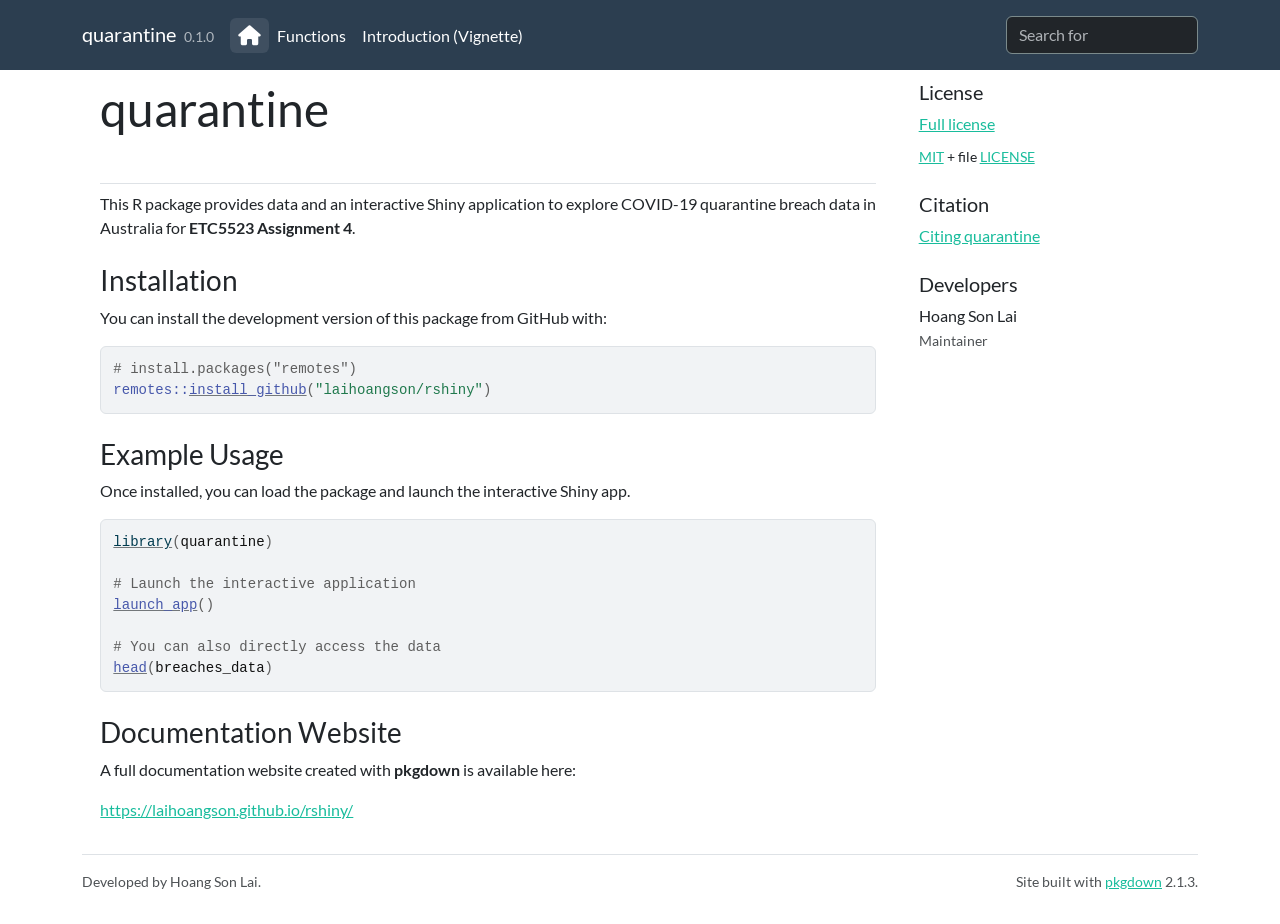
<file: docs/index.html>
<!DOCTYPE html>
<!-- Generated by pkgdown: do not edit by hand --><html lang="en">
<head>
<meta http-equiv="Content-Type" content="text/html; charset=UTF-8">
<meta charset="utf-8">
<meta http-equiv="X-UA-Compatible" content="IE=edge">
<meta name="viewport" content="width=device-width, initial-scale=1, shrink-to-fit=no">
<title>An Interactive Analysis of Australian COVID-19 Quarantine Breaches • quarantine</title>
<script src="deps/jquery-3.6.0/jquery-3.6.0.min.js"></script><meta name="viewport" content="width=device-width, initial-scale=1, shrink-to-fit=no">
<link href="deps/bootstrap-5.3.1/bootstrap.min.css" rel="stylesheet">
<script src="deps/bootstrap-5.3.1/bootstrap.bundle.min.js"></script><link href="deps/font-awesome-6.5.2/css/all.min.css" rel="stylesheet">
<link href="deps/font-awesome-6.5.2/css/v4-shims.min.css" rel="stylesheet">
<script src="deps/headroom-0.11.0/headroom.min.js"></script><script src="deps/headroom-0.11.0/jQuery.headroom.min.js"></script><script src="deps/bootstrap-toc-1.0.1/bootstrap-toc.min.js"></script><script src="deps/clipboard.js-2.0.11/clipboard.min.js"></script><script src="deps/search-1.0.0/autocomplete.jquery.min.js"></script><script src="deps/search-1.0.0/fuse.min.js"></script><script src="deps/search-1.0.0/mark.min.js"></script><!-- pkgdown --><script src="pkgdown.js"></script><meta property="og:title" content="An Interactive Analysis of Australian COVID-19 Quarantine Breaches">
<meta name="description" content="An R package for analyzing and visualizing COVID-19 quarantine breach data in Australia. Includes interactive Shiny app for data exploration.">
<meta property="og:description" content="An R package for analyzing and visualizing COVID-19 quarantine breach data in Australia. Includes interactive Shiny app for data exploration.">
</head>
<body>
    <a href="#main" class="visually-hidden-focusable">Skip to contents</a>


    <nav class="navbar navbar-expand-lg fixed-top bg-primary" data-bs-theme="dark" aria-label="Site navigation"><div class="container">

    <a class="navbar-brand me-2" href="index.html">quarantine</a>

    <small class="nav-text text-muted me-auto" data-bs-toggle="tooltip" data-bs-placement="bottom" title="">0.1.0</small>


    <button class="navbar-toggler" type="button" data-bs-toggle="collapse" data-bs-target="#navbar" aria-controls="navbar" aria-expanded="false" aria-label="Toggle navigation">
      <span class="navbar-toggler-icon"></span>
    </button>

    <div id="navbar" class="collapse navbar-collapse ms-3">
      <ul class="navbar-nav me-auto">
<li class="active nav-item"><a class="nav-link" href="index.html"><span class="fa fa-home fa-lg"></span></a></li>
<li class="nav-item"><a class="nav-link" href="reference/index.html">Functions</a></li>
<li class="nav-item"><a class="nav-link" href="articles/introduction.html">Introduction (Vignette)</a></li>
      </ul>
<ul class="navbar-nav">
<li class="nav-item"><form class="form-inline" role="search">
 <input class="form-control" type="search" name="search-input" id="search-input" autocomplete="off" aria-label="Search site" placeholder="Search for" data-search-index="search.json">
</form></li>
      </ul>
</div>


  </div>
</nav><div class="container template-home">
<div class="row">
  <main id="main" class="col-md-9"><div class="section level1">
<div class="page-header"><h1 id="quarantine">quarantine<a class="anchor" aria-label="anchor" href="#quarantine"></a>
</h1></div>
<p>This R package provides data and an interactive Shiny application to explore COVID-19 quarantine breach data in Australia for <strong>ETC5523 Assignment 4</strong>.</p>
<div class="section level2">
<h2 id="installation">Installation<a class="anchor" aria-label="anchor" href="#installation"></a>
</h2>
<p>You can install the development version of this package from GitHub with:</p>
<div class="sourceCode" id="cb1"><pre class="downlit sourceCode r">
<code class="sourceCode R"><span><span class="co"># install.packages("remotes")</span></span>
<span><span class="fu">remotes</span><span class="fu">::</span><span class="fu"><a href="https://remotes.r-lib.org/reference/install_github.html" class="external-link">install_github</a></span><span class="op">(</span><span class="st">"laihoangson/rshiny"</span><span class="op">)</span></span></code></pre></div>
</div>
<div class="section level2">
<h2 id="example-usage">Example Usage<a class="anchor" aria-label="anchor" href="#example-usage"></a>
</h2>
<p>Once installed, you can load the package and launch the interactive Shiny app.</p>
<div class="sourceCode" id="cb2"><pre class="downlit sourceCode r">
<code class="sourceCode R"><span><span class="kw"><a href="https://rdrr.io/r/base/library.html" class="external-link">library</a></span><span class="op">(</span><span class="va">quarantine</span><span class="op">)</span>  </span>
<span></span>
<span><span class="co"># Launch the interactive application</span></span>
<span><span class="fu"><a href="reference/launch_app.html">launch_app</a></span><span class="op">(</span><span class="op">)</span></span>
<span></span>
<span><span class="co"># You can also directly access the data</span></span>
<span><span class="fu"><a href="https://rdrr.io/r/utils/head.html" class="external-link">head</a></span><span class="op">(</span><span class="va">breaches_data</span><span class="op">)</span></span></code></pre></div>
</div>
<div class="section level2">
<h2 id="documentation-website">Documentation Website<a class="anchor" aria-label="anchor" href="#documentation-website"></a>
</h2>
<p>A full documentation website created with <strong>pkgdown</strong> is available here:</p>
<p><a href="https://laihoangson.github.io/rshiny/" class="uri">https://laihoangson.github.io/rshiny/</a></p>
</div>
</div>
  </main><aside class="col-md-3"><div class="license">
<h2 data-toc-skip>License</h2>
<ul class="list-unstyled">
<li><a href="LICENSE.html">Full license</a></li>
<li><small><a href="https://opensource.org/licenses/mit-license.php" class="external-link">MIT</a> + file <a href="LICENSE-text.html">LICENSE</a></small></li>
</ul>
</div>


<div class="citation">
<h2 data-toc-skip>Citation</h2>
<ul class="list-unstyled">
<li><a href="authors.html#citation">Citing quarantine</a></li>
</ul>
</div>

<div class="developers">
<h2 data-toc-skip>Developers</h2>
<ul class="list-unstyled">
<li>Hoang Son Lai <br><small class="roles"> Maintainer </small>   </li>
</ul>
</div>



  </aside>
</div>


    <footer><div class="pkgdown-footer-left">
  <p>Developed by Hoang Son Lai.</p>
</div>

<div class="pkgdown-footer-right">
  <p>Site built with <a href="https://pkgdown.r-lib.org/" class="external-link">pkgdown</a> 2.1.3.</p>
</div>

    </footer>
</div>





  </body>
</html>
</file>
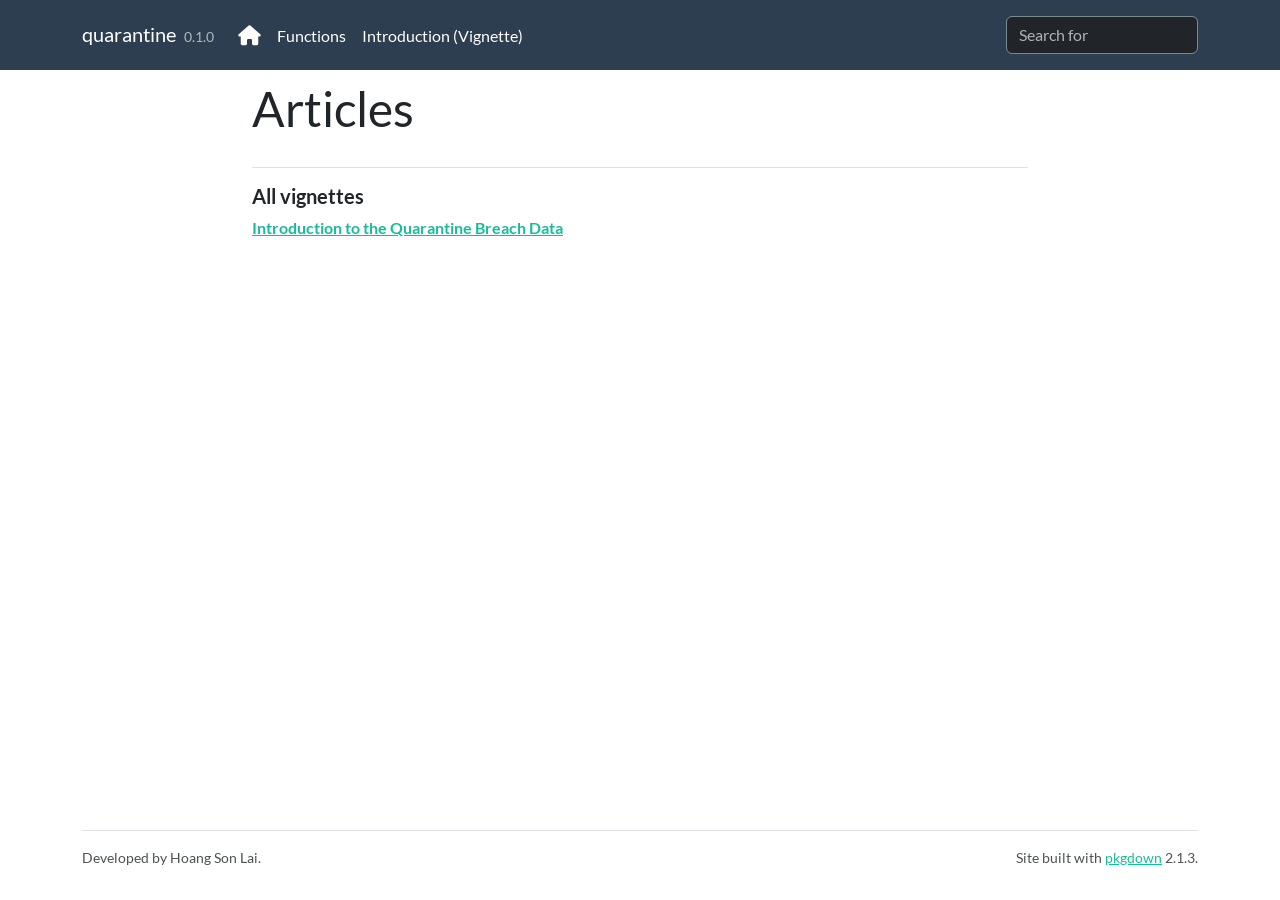
<file: docs/articles/index.html>
<!DOCTYPE html>
<!-- Generated by pkgdown: do not edit by hand --><html lang="en"><head><meta http-equiv="Content-Type" content="text/html; charset=UTF-8"><meta charset="utf-8"><meta http-equiv="X-UA-Compatible" content="IE=edge"><meta name="viewport" content="width=device-width, initial-scale=1, shrink-to-fit=no"><title>Articles • quarantine</title><script src="../deps/jquery-3.6.0/jquery-3.6.0.min.js"></script><meta name="viewport" content="width=device-width, initial-scale=1, shrink-to-fit=no"><link href="../deps/bootstrap-5.3.1/bootstrap.min.css" rel="stylesheet"><script src="../deps/bootstrap-5.3.1/bootstrap.bundle.min.js"></script><link href="../deps/font-awesome-6.5.2/css/all.min.css" rel="stylesheet"><link href="../deps/font-awesome-6.5.2/css/v4-shims.min.css" rel="stylesheet"><script src="../deps/headroom-0.11.0/headroom.min.js"></script><script src="../deps/headroom-0.11.0/jQuery.headroom.min.js"></script><script src="../deps/bootstrap-toc-1.0.1/bootstrap-toc.min.js"></script><script src="../deps/clipboard.js-2.0.11/clipboard.min.js"></script><script src="../deps/search-1.0.0/autocomplete.jquery.min.js"></script><script src="../deps/search-1.0.0/fuse.min.js"></script><script src="../deps/search-1.0.0/mark.min.js"></script><!-- pkgdown --><script src="../pkgdown.js"></script><meta property="og:title" content="Articles"></head><body>
    <a href="#main" class="visually-hidden-focusable">Skip to contents</a>


    <nav class="navbar navbar-expand-lg fixed-top bg-primary" data-bs-theme="dark" aria-label="Site navigation"><div class="container">

    <a class="navbar-brand me-2" href="../index.html">quarantine</a>

    <small class="nav-text text-muted me-auto" data-bs-toggle="tooltip" data-bs-placement="bottom" title="">0.1.0</small>


    <button class="navbar-toggler" type="button" data-bs-toggle="collapse" data-bs-target="#navbar" aria-controls="navbar" aria-expanded="false" aria-label="Toggle navigation">
      <span class="navbar-toggler-icon"></span>
    </button>

    <div id="navbar" class="collapse navbar-collapse ms-3">
      <ul class="navbar-nav me-auto"><li class="nav-item"><a class="nav-link" href="../index.html"><span class="fa fa-home fa-lg"></span></a></li>
<li class="nav-item"><a class="nav-link" href="../reference/index.html">Functions</a></li>
<li class="nav-item"><a class="nav-link" href="../articles/introduction.html">Introduction (Vignette)</a></li>
      </ul><ul class="navbar-nav"><li class="nav-item"><form class="form-inline" role="search">
 <input class="form-control" type="search" name="search-input" id="search-input" autocomplete="off" aria-label="Search site" placeholder="Search for" data-search-index="../search.json"></form></li>
      </ul></div>


  </div>
</nav><div class="container template-article-index">
<div class="row">
  <main id="main" class="col-md-9"><div class="page-header">

      <h1>Articles</h1>
    </div>

    <div class="section ">
      <h3>All vignettes</h3>
      <div class="section-desc"></div>

      <dl><dt><a href="introduction.html">Introduction to the Quarantine Breach Data</a></dt>
        <dd>
      </dd></dl></div>
  </main></div>


    <footer><div class="pkgdown-footer-left">
  <p>Developed by Hoang Son Lai.</p>
</div>

<div class="pkgdown-footer-right">
  <p>Site built with <a href="https://pkgdown.r-lib.org/" class="external-link">pkgdown</a> 2.1.3.</p>
</div>

    </footer></div>





  </body></html>
</file>
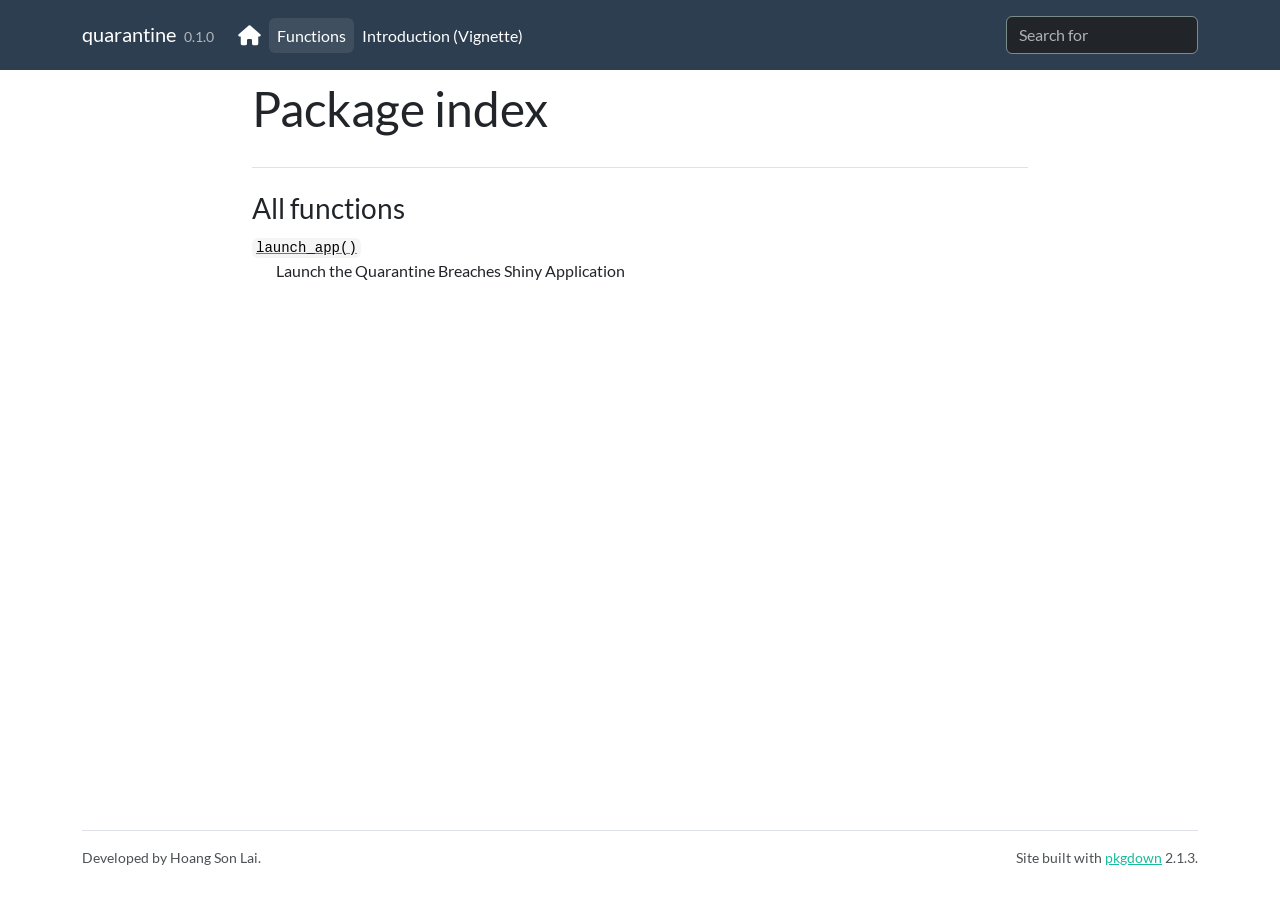
<file: docs/reference/index.html>
<!DOCTYPE html>
<!-- Generated by pkgdown: do not edit by hand --><html lang="en"><head><meta http-equiv="Content-Type" content="text/html; charset=UTF-8"><meta charset="utf-8"><meta http-equiv="X-UA-Compatible" content="IE=edge"><meta name="viewport" content="width=device-width, initial-scale=1, shrink-to-fit=no"><title>Package index • quarantine</title><script src="../deps/jquery-3.6.0/jquery-3.6.0.min.js"></script><meta name="viewport" content="width=device-width, initial-scale=1, shrink-to-fit=no"><link href="../deps/bootstrap-5.3.1/bootstrap.min.css" rel="stylesheet"><script src="../deps/bootstrap-5.3.1/bootstrap.bundle.min.js"></script><link href="../deps/font-awesome-6.5.2/css/all.min.css" rel="stylesheet"><link href="../deps/font-awesome-6.5.2/css/v4-shims.min.css" rel="stylesheet"><script src="../deps/headroom-0.11.0/headroom.min.js"></script><script src="../deps/headroom-0.11.0/jQuery.headroom.min.js"></script><script src="../deps/bootstrap-toc-1.0.1/bootstrap-toc.min.js"></script><script src="../deps/clipboard.js-2.0.11/clipboard.min.js"></script><script src="../deps/search-1.0.0/autocomplete.jquery.min.js"></script><script src="../deps/search-1.0.0/fuse.min.js"></script><script src="../deps/search-1.0.0/mark.min.js"></script><!-- pkgdown --><script src="../pkgdown.js"></script><meta property="og:title" content="Package index"></head><body>
    <a href="#main" class="visually-hidden-focusable">Skip to contents</a>


    <nav class="navbar navbar-expand-lg fixed-top bg-primary" data-bs-theme="dark" aria-label="Site navigation"><div class="container">

    <a class="navbar-brand me-2" href="../index.html">quarantine</a>

    <small class="nav-text text-muted me-auto" data-bs-toggle="tooltip" data-bs-placement="bottom" title="">0.1.0</small>


    <button class="navbar-toggler" type="button" data-bs-toggle="collapse" data-bs-target="#navbar" aria-controls="navbar" aria-expanded="false" aria-label="Toggle navigation">
      <span class="navbar-toggler-icon"></span>
    </button>

    <div id="navbar" class="collapse navbar-collapse ms-3">
      <ul class="navbar-nav me-auto"><li class="nav-item"><a class="nav-link" href="../index.html"><span class="fa fa-home fa-lg"></span></a></li>
<li class="active nav-item"><a class="nav-link" href="../reference/index.html">Functions</a></li>
<li class="nav-item"><a class="nav-link" href="../articles/introduction.html">Introduction (Vignette)</a></li>
      </ul><ul class="navbar-nav"><li class="nav-item"><form class="form-inline" role="search">
 <input class="form-control" type="search" name="search-input" id="search-input" autocomplete="off" aria-label="Search site" placeholder="Search for" data-search-index="../search.json"></form></li>
      </ul></div>


  </div>
</nav><div class="container template-reference-index">
<div class="row">
  <main id="main" class="col-md-9"><div class="page-header">

      <h1>Package index</h1>
    </div>

    <div class="section level2">
      <h2 id="all-functions">All functions<a class="anchor" aria-label="anchor" href="#all-functions"></a></h2>




    </div><div class="section level2">




      <dl><dt>

          <code><a href="launch_app.html">launch_app()</a></code>

        </dt>
        <dd>Launch the Quarantine Breaches Shiny Application</dd>
      </dl></div>
  </main></div>


    <footer><div class="pkgdown-footer-left">
  <p>Developed by Hoang Son Lai.</p>
</div>

<div class="pkgdown-footer-right">
  <p>Site built with <a href="https://pkgdown.r-lib.org/" class="external-link">pkgdown</a> 2.1.3.</p>
</div>

    </footer></div>





  </body></html>
</file>
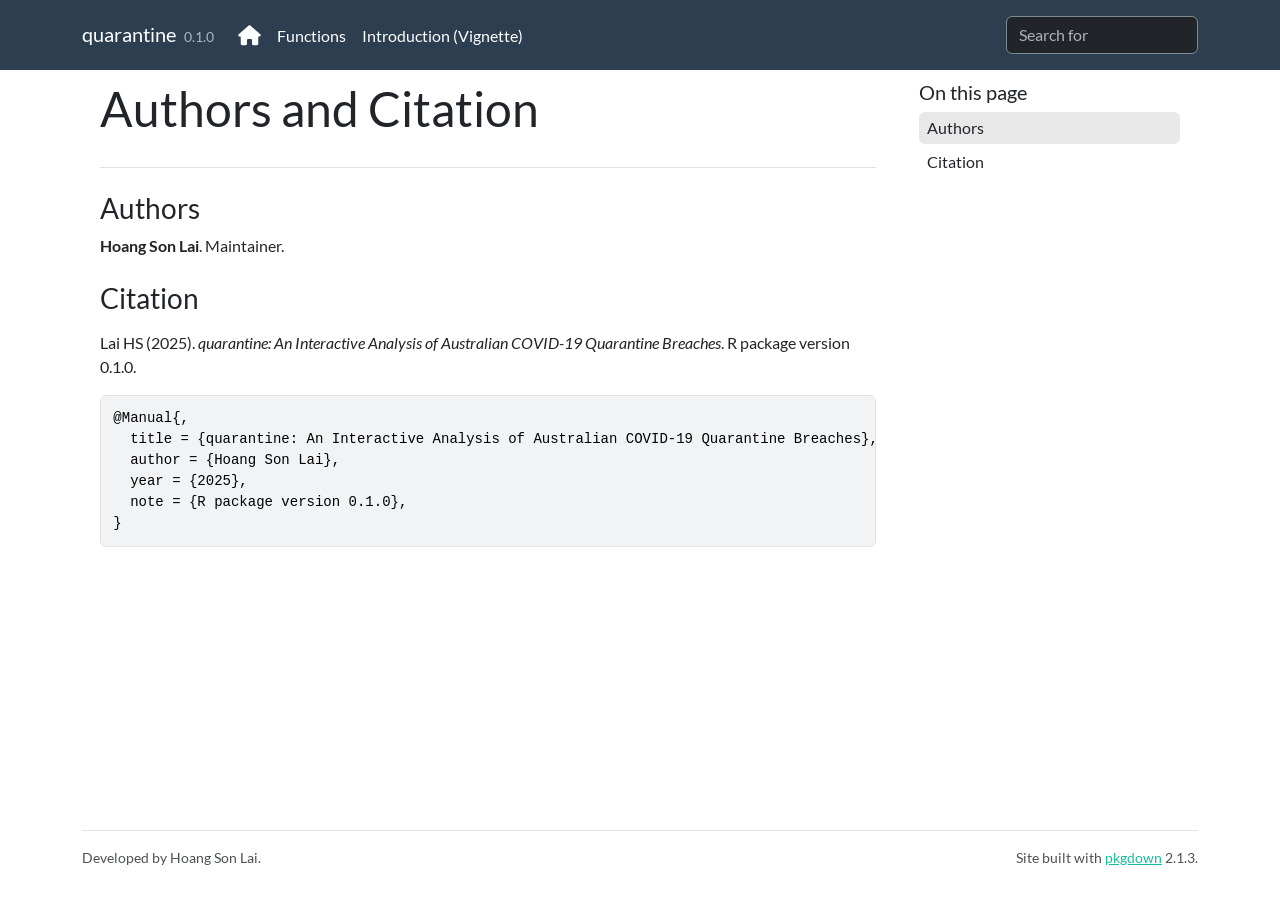
<file: docs/authors.html>
<!DOCTYPE html>
<!-- Generated by pkgdown: do not edit by hand --><html lang="en"><head><meta http-equiv="Content-Type" content="text/html; charset=UTF-8"><meta charset="utf-8"><meta http-equiv="X-UA-Compatible" content="IE=edge"><meta name="viewport" content="width=device-width, initial-scale=1, shrink-to-fit=no"><title>Authors and Citation • quarantine</title><script src="deps/jquery-3.6.0/jquery-3.6.0.min.js"></script><meta name="viewport" content="width=device-width, initial-scale=1, shrink-to-fit=no"><link href="deps/bootstrap-5.3.1/bootstrap.min.css" rel="stylesheet"><script src="deps/bootstrap-5.3.1/bootstrap.bundle.min.js"></script><link href="deps/font-awesome-6.5.2/css/all.min.css" rel="stylesheet"><link href="deps/font-awesome-6.5.2/css/v4-shims.min.css" rel="stylesheet"><script src="deps/headroom-0.11.0/headroom.min.js"></script><script src="deps/headroom-0.11.0/jQuery.headroom.min.js"></script><script src="deps/bootstrap-toc-1.0.1/bootstrap-toc.min.js"></script><script src="deps/clipboard.js-2.0.11/clipboard.min.js"></script><script src="deps/search-1.0.0/autocomplete.jquery.min.js"></script><script src="deps/search-1.0.0/fuse.min.js"></script><script src="deps/search-1.0.0/mark.min.js"></script><!-- pkgdown --><script src="pkgdown.js"></script><meta property="og:title" content="Authors and Citation"></head><body>
    <a href="#main" class="visually-hidden-focusable">Skip to contents</a>


    <nav class="navbar navbar-expand-lg fixed-top bg-primary" data-bs-theme="dark" aria-label="Site navigation"><div class="container">

    <a class="navbar-brand me-2" href="index.html">quarantine</a>

    <small class="nav-text text-muted me-auto" data-bs-toggle="tooltip" data-bs-placement="bottom" title="">0.1.0</small>


    <button class="navbar-toggler" type="button" data-bs-toggle="collapse" data-bs-target="#navbar" aria-controls="navbar" aria-expanded="false" aria-label="Toggle navigation">
      <span class="navbar-toggler-icon"></span>
    </button>

    <div id="navbar" class="collapse navbar-collapse ms-3">
      <ul class="navbar-nav me-auto"><li class="nav-item"><a class="nav-link" href="index.html"><span class="fa fa-home fa-lg"></span></a></li>
<li class="nav-item"><a class="nav-link" href="reference/index.html">Functions</a></li>
<li class="nav-item"><a class="nav-link" href="articles/introduction.html">Introduction (Vignette)</a></li>
      </ul><ul class="navbar-nav"><li class="nav-item"><form class="form-inline" role="search">
 <input class="form-control" type="search" name="search-input" id="search-input" autocomplete="off" aria-label="Search site" placeholder="Search for" data-search-index="search.json"></form></li>
      </ul></div>


  </div>
</nav><div class="container template-citation-authors">
<div class="row">
  <main id="main" class="col-md-9"><div class="page-header">

      <h1>Authors and Citation</h1>
    </div>

    <div class="section level2">
      <h2>Authors</h2>

      <ul class="list-unstyled"><li>
          <p><strong>Hoang Son Lai</strong>. Maintainer.
          </p>
        </li>
      </ul></div>

    <div class="section level2">
      <h2 id="citation">Citation</h2>
      <p></p>

      <p>Lai HS (2025).
<em>quarantine: An Interactive Analysis of Australian COVID-19 Quarantine Breaches</em>.
R package version 0.1.0.
</p>
      <pre>@Manual{,
  title = {quarantine: An Interactive Analysis of Australian COVID-19 Quarantine Breaches},
  author = {Hoang Son Lai},
  year = {2025},
  note = {R package version 0.1.0},
}</pre>
    </div>

  </main><aside class="col-md-3"><nav id="toc" aria-label="Table of contents"><h2>On this page</h2>
    </nav></aside></div>


    <footer><div class="pkgdown-footer-left">
  <p>Developed by Hoang Son Lai.</p>
</div>

<div class="pkgdown-footer-right">
  <p>Site built with <a href="https://pkgdown.r-lib.org/" class="external-link">pkgdown</a> 2.1.3.</p>
</div>

    </footer></div>





  </body></html>
</file>
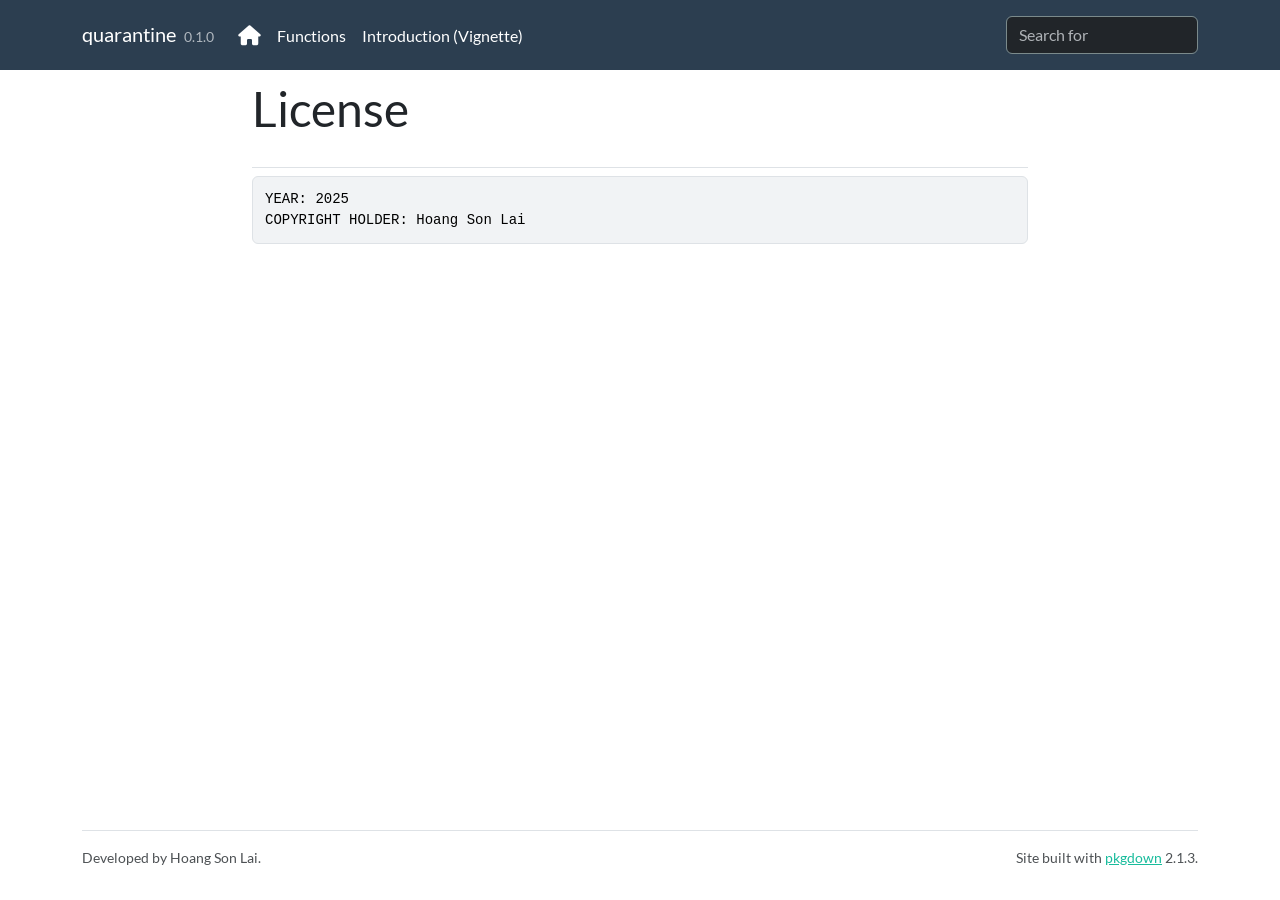
<file: docs/LICENSE-text.html>
<!DOCTYPE html>
<!-- Generated by pkgdown: do not edit by hand --><html lang="en"><head><meta http-equiv="Content-Type" content="text/html; charset=UTF-8"><meta charset="utf-8"><meta http-equiv="X-UA-Compatible" content="IE=edge"><meta name="viewport" content="width=device-width, initial-scale=1, shrink-to-fit=no"><title>License • quarantine</title><script src="deps/jquery-3.6.0/jquery-3.6.0.min.js"></script><meta name="viewport" content="width=device-width, initial-scale=1, shrink-to-fit=no"><link href="deps/bootstrap-5.3.1/bootstrap.min.css" rel="stylesheet"><script src="deps/bootstrap-5.3.1/bootstrap.bundle.min.js"></script><link href="deps/font-awesome-6.5.2/css/all.min.css" rel="stylesheet"><link href="deps/font-awesome-6.5.2/css/v4-shims.min.css" rel="stylesheet"><script src="deps/headroom-0.11.0/headroom.min.js"></script><script src="deps/headroom-0.11.0/jQuery.headroom.min.js"></script><script src="deps/bootstrap-toc-1.0.1/bootstrap-toc.min.js"></script><script src="deps/clipboard.js-2.0.11/clipboard.min.js"></script><script src="deps/search-1.0.0/autocomplete.jquery.min.js"></script><script src="deps/search-1.0.0/fuse.min.js"></script><script src="deps/search-1.0.0/mark.min.js"></script><!-- pkgdown --><script src="pkgdown.js"></script><meta property="og:title" content="License"></head><body>
    <a href="#main" class="visually-hidden-focusable">Skip to contents</a>


    <nav class="navbar navbar-expand-lg fixed-top bg-primary" data-bs-theme="dark" aria-label="Site navigation"><div class="container">

    <a class="navbar-brand me-2" href="index.html">quarantine</a>

    <small class="nav-text text-muted me-auto" data-bs-toggle="tooltip" data-bs-placement="bottom" title="">0.1.0</small>


    <button class="navbar-toggler" type="button" data-bs-toggle="collapse" data-bs-target="#navbar" aria-controls="navbar" aria-expanded="false" aria-label="Toggle navigation">
      <span class="navbar-toggler-icon"></span>
    </button>

    <div id="navbar" class="collapse navbar-collapse ms-3">
      <ul class="navbar-nav me-auto"><li class="nav-item"><a class="nav-link" href="index.html"><span class="fa fa-home fa-lg"></span></a></li>
<li class="nav-item"><a class="nav-link" href="reference/index.html">Functions</a></li>
<li class="nav-item"><a class="nav-link" href="articles/introduction.html">Introduction (Vignette)</a></li>
      </ul><ul class="navbar-nav"><li class="nav-item"><form class="form-inline" role="search">
 <input class="form-control" type="search" name="search-input" id="search-input" autocomplete="off" aria-label="Search site" placeholder="Search for" data-search-index="search.json"></form></li>
      </ul></div>


  </div>
</nav><div class="container template-title-body">
<div class="row">
  <main id="main" class="col-md-9"><div class="page-header">

      <h1>License</h1>

    </div>

<pre>YEAR: 2025
COPYRIGHT HOLDER: Hoang Son Lai
</pre>

  </main></div>


    <footer><div class="pkgdown-footer-left">
  <p>Developed by Hoang Son Lai.</p>
</div>

<div class="pkgdown-footer-right">
  <p>Site built with <a href="https://pkgdown.r-lib.org/" class="external-link">pkgdown</a> 2.1.3.</p>
</div>

    </footer></div>





  </body></html>
</file>
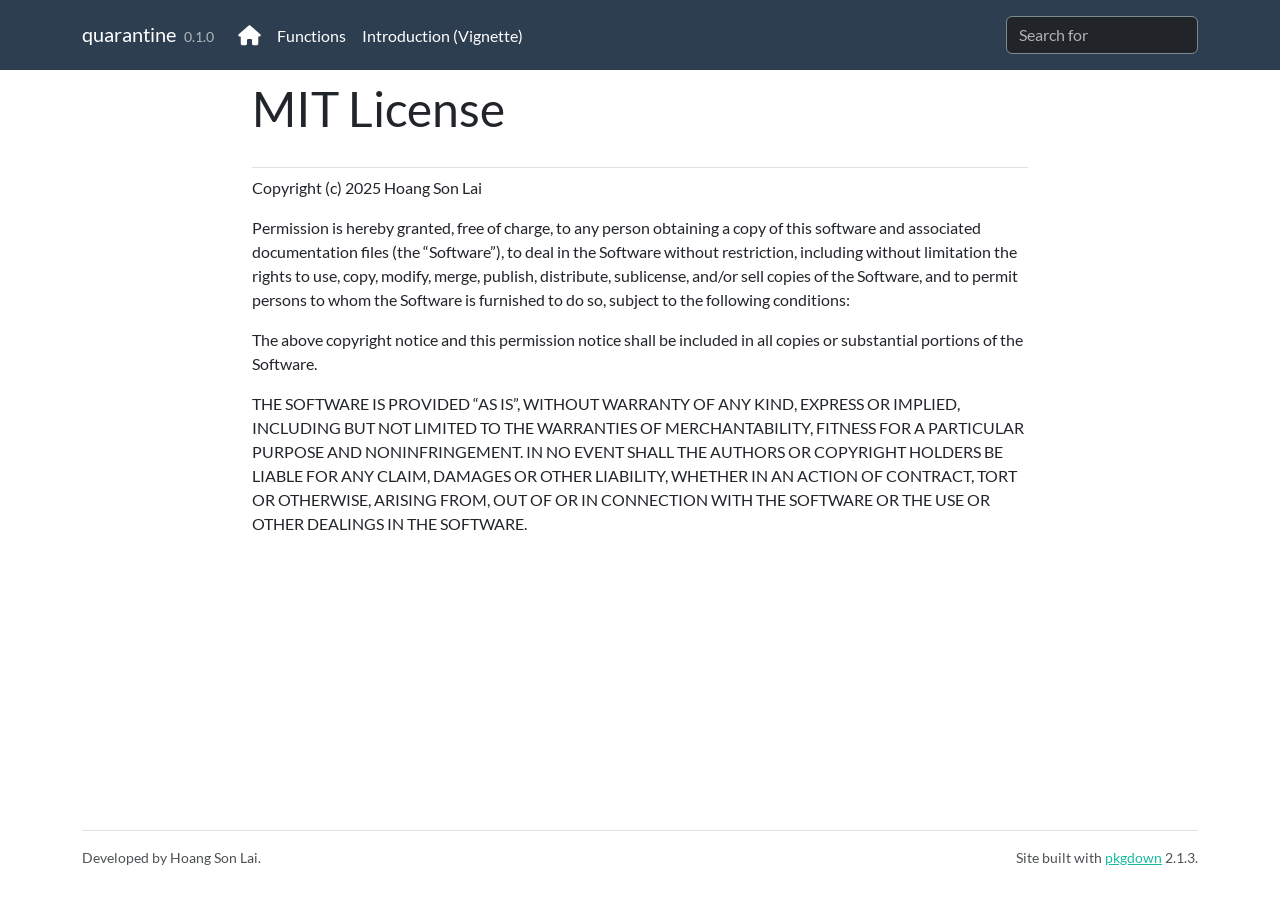
<file: docs/LICENSE.html>
<!DOCTYPE html>
<!-- Generated by pkgdown: do not edit by hand --><html lang="en"><head><meta http-equiv="Content-Type" content="text/html; charset=UTF-8"><meta charset="utf-8"><meta http-equiv="X-UA-Compatible" content="IE=edge"><meta name="viewport" content="width=device-width, initial-scale=1, shrink-to-fit=no"><title>MIT License • quarantine</title><script src="deps/jquery-3.6.0/jquery-3.6.0.min.js"></script><meta name="viewport" content="width=device-width, initial-scale=1, shrink-to-fit=no"><link href="deps/bootstrap-5.3.1/bootstrap.min.css" rel="stylesheet"><script src="deps/bootstrap-5.3.1/bootstrap.bundle.min.js"></script><link href="deps/font-awesome-6.5.2/css/all.min.css" rel="stylesheet"><link href="deps/font-awesome-6.5.2/css/v4-shims.min.css" rel="stylesheet"><script src="deps/headroom-0.11.0/headroom.min.js"></script><script src="deps/headroom-0.11.0/jQuery.headroom.min.js"></script><script src="deps/bootstrap-toc-1.0.1/bootstrap-toc.min.js"></script><script src="deps/clipboard.js-2.0.11/clipboard.min.js"></script><script src="deps/search-1.0.0/autocomplete.jquery.min.js"></script><script src="deps/search-1.0.0/fuse.min.js"></script><script src="deps/search-1.0.0/mark.min.js"></script><!-- pkgdown --><script src="pkgdown.js"></script><meta property="og:title" content="MIT License"></head><body>
    <a href="#main" class="visually-hidden-focusable">Skip to contents</a>


    <nav class="navbar navbar-expand-lg fixed-top bg-primary" data-bs-theme="dark" aria-label="Site navigation"><div class="container">

    <a class="navbar-brand me-2" href="index.html">quarantine</a>

    <small class="nav-text text-muted me-auto" data-bs-toggle="tooltip" data-bs-placement="bottom" title="">0.1.0</small>


    <button class="navbar-toggler" type="button" data-bs-toggle="collapse" data-bs-target="#navbar" aria-controls="navbar" aria-expanded="false" aria-label="Toggle navigation">
      <span class="navbar-toggler-icon"></span>
    </button>

    <div id="navbar" class="collapse navbar-collapse ms-3">
      <ul class="navbar-nav me-auto"><li class="nav-item"><a class="nav-link" href="index.html"><span class="fa fa-home fa-lg"></span></a></li>
<li class="nav-item"><a class="nav-link" href="reference/index.html">Functions</a></li>
<li class="nav-item"><a class="nav-link" href="articles/introduction.html">Introduction (Vignette)</a></li>
      </ul><ul class="navbar-nav"><li class="nav-item"><form class="form-inline" role="search">
 <input class="form-control" type="search" name="search-input" id="search-input" autocomplete="off" aria-label="Search site" placeholder="Search for" data-search-index="search.json"></form></li>
      </ul></div>


  </div>
</nav><div class="container template-title-body">
<div class="row">
  <main id="main" class="col-md-9"><div class="page-header">

      <h1>MIT License</h1>

    </div>

<div id="mit-license" class="section level1">

<p>Copyright (c) 2025 Hoang Son Lai</p>
<p>Permission is hereby granted, free of charge, to any person obtaining a copy of this software and associated documentation files (the “Software”), to deal in the Software without restriction, including without limitation the rights to use, copy, modify, merge, publish, distribute, sublicense, and/or sell copies of the Software, and to permit persons to whom the Software is furnished to do so, subject to the following conditions:</p>
<p>The above copyright notice and this permission notice shall be included in all copies or substantial portions of the Software.</p>
<p>THE SOFTWARE IS PROVIDED “AS IS”, WITHOUT WARRANTY OF ANY KIND, EXPRESS OR IMPLIED, INCLUDING BUT NOT LIMITED TO THE WARRANTIES OF MERCHANTABILITY, FITNESS FOR A PARTICULAR PURPOSE AND NONINFRINGEMENT. IN NO EVENT SHALL THE AUTHORS OR COPYRIGHT HOLDERS BE LIABLE FOR ANY CLAIM, DAMAGES OR OTHER LIABILITY, WHETHER IN AN ACTION OF CONTRACT, TORT OR OTHERWISE, ARISING FROM, OUT OF OR IN CONNECTION WITH THE SOFTWARE OR THE USE OR OTHER DEALINGS IN THE SOFTWARE.</p>
</div>

  </main></div>


    <footer><div class="pkgdown-footer-left">
  <p>Developed by Hoang Son Lai.</p>
</div>

<div class="pkgdown-footer-right">
  <p>Site built with <a href="https://pkgdown.r-lib.org/" class="external-link">pkgdown</a> 2.1.3.</p>
</div>

    </footer></div>





  </body></html>
</file>
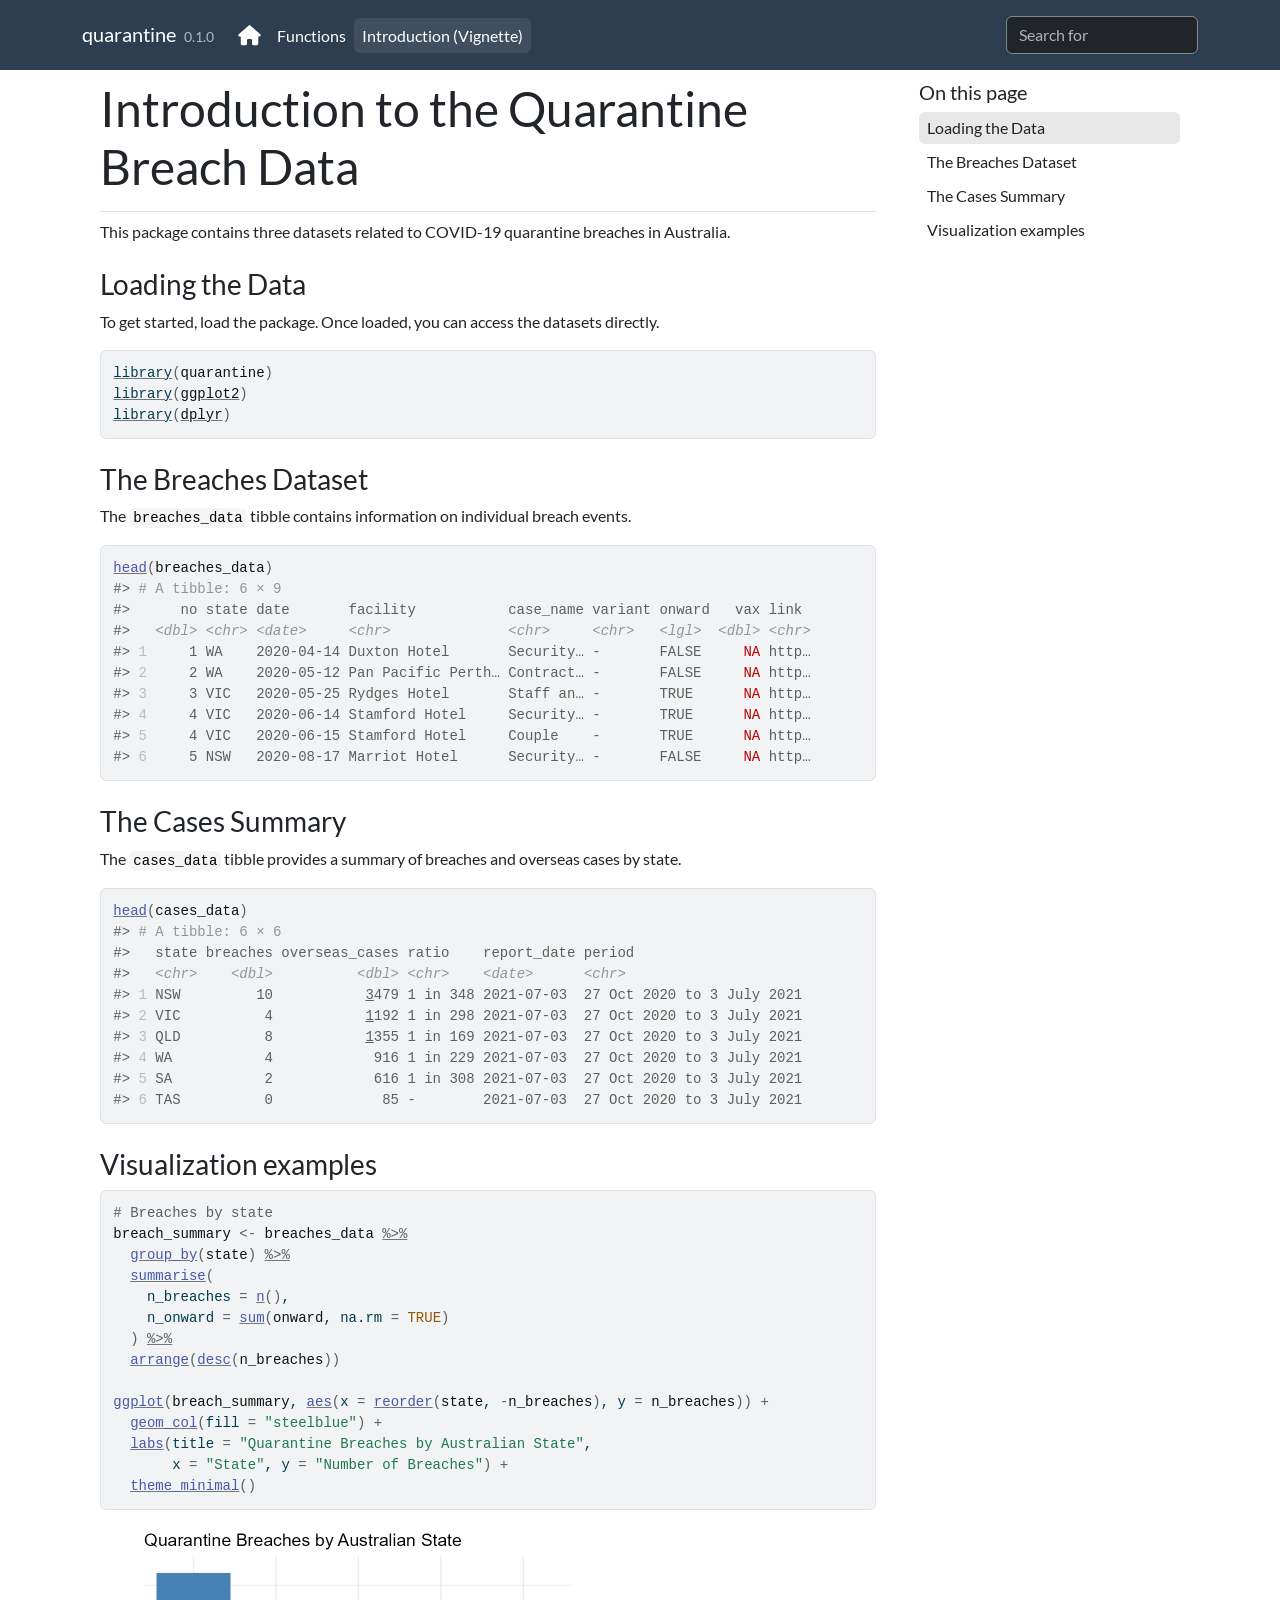
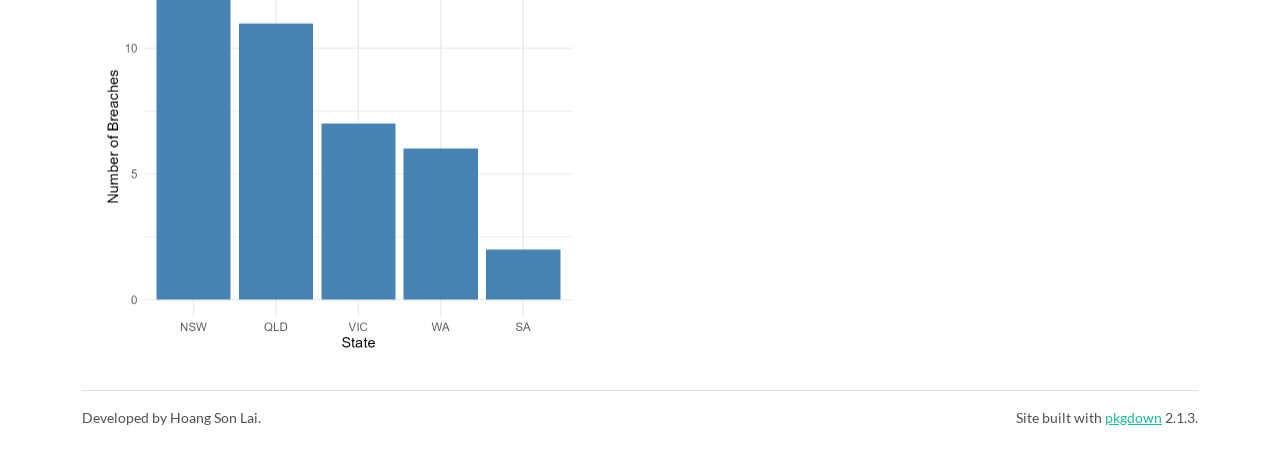
<file: docs/articles/introduction.html>
<!DOCTYPE html>
<!-- Generated by pkgdown: do not edit by hand --><html lang="en">
<head>
<meta http-equiv="Content-Type" content="text/html; charset=UTF-8">
<meta charset="utf-8">
<meta http-equiv="X-UA-Compatible" content="IE=edge">
<meta name="viewport" content="width=device-width, initial-scale=1, shrink-to-fit=no">
<title>Introduction to the Quarantine Breach Data • quarantine</title>
<script src="../deps/jquery-3.6.0/jquery-3.6.0.min.js"></script><meta name="viewport" content="width=device-width, initial-scale=1, shrink-to-fit=no">
<link href="../deps/bootstrap-5.3.1/bootstrap.min.css" rel="stylesheet">
<script src="../deps/bootstrap-5.3.1/bootstrap.bundle.min.js"></script><link href="../deps/font-awesome-6.5.2/css/all.min.css" rel="stylesheet">
<link href="../deps/font-awesome-6.5.2/css/v4-shims.min.css" rel="stylesheet">
<script src="../deps/headroom-0.11.0/headroom.min.js"></script><script src="../deps/headroom-0.11.0/jQuery.headroom.min.js"></script><script src="../deps/bootstrap-toc-1.0.1/bootstrap-toc.min.js"></script><script src="../deps/clipboard.js-2.0.11/clipboard.min.js"></script><script src="../deps/search-1.0.0/autocomplete.jquery.min.js"></script><script src="../deps/search-1.0.0/fuse.min.js"></script><script src="../deps/search-1.0.0/mark.min.js"></script><!-- pkgdown --><script src="../pkgdown.js"></script><meta property="og:title" content="Introduction to the Quarantine Breach Data">
</head>
<body>
    <a href="#main" class="visually-hidden-focusable">Skip to contents</a>


    <nav class="navbar navbar-expand-lg fixed-top bg-primary" data-bs-theme="dark" aria-label="Site navigation"><div class="container">

    <a class="navbar-brand me-2" href="../index.html">quarantine</a>

    <small class="nav-text text-muted me-auto" data-bs-toggle="tooltip" data-bs-placement="bottom" title="">0.1.0</small>


    <button class="navbar-toggler" type="button" data-bs-toggle="collapse" data-bs-target="#navbar" aria-controls="navbar" aria-expanded="false" aria-label="Toggle navigation">
      <span class="navbar-toggler-icon"></span>
    </button>

    <div id="navbar" class="collapse navbar-collapse ms-3">
      <ul class="navbar-nav me-auto">
<li class="nav-item"><a class="nav-link" href="../index.html"><span class="fa fa-home fa-lg"></span></a></li>
<li class="nav-item"><a class="nav-link" href="../reference/index.html">Functions</a></li>
<li class="active nav-item"><a class="nav-link" href="../articles/introduction.html">Introduction (Vignette)</a></li>
      </ul>
<ul class="navbar-nav">
<li class="nav-item"><form class="form-inline" role="search">
 <input class="form-control" type="search" name="search-input" id="search-input" autocomplete="off" aria-label="Search site" placeholder="Search for" data-search-index="../search.json">
</form></li>
      </ul>
</div>


  </div>
</nav><div class="container template-article">




<div class="row">
  <main id="main" class="col-md-9"><div class="page-header">

      <h1>Introduction to the Quarantine Breach Data</h1>
            
      

      <div class="d-none name"><code>introduction.Rmd</code></div>
    </div>

    
    
<p>This package contains three datasets related to COVID-19 quarantine
breaches in Australia.</p>
<div class="section level2">
<h2 id="loading-the-data">Loading the Data<a class="anchor" aria-label="anchor" href="#loading-the-data"></a>
</h2>
<p>To get started, load the package. Once loaded, you can access the
datasets directly.</p>
<div class="sourceCode" id="cb1"><pre class="downlit sourceCode r">
<code class="sourceCode R"><span><span class="kw"><a href="https://rdrr.io/r/base/library.html" class="external-link">library</a></span><span class="op">(</span><span class="va">quarantine</span><span class="op">)</span></span>
<span><span class="kw"><a href="https://rdrr.io/r/base/library.html" class="external-link">library</a></span><span class="op">(</span><span class="va"><a href="https://ggplot2.tidyverse.org" class="external-link">ggplot2</a></span><span class="op">)</span></span>
<span><span class="kw"><a href="https://rdrr.io/r/base/library.html" class="external-link">library</a></span><span class="op">(</span><span class="va"><a href="https://dplyr.tidyverse.org" class="external-link">dplyr</a></span><span class="op">)</span></span></code></pre></div>
</div>
<div class="section level2">
<h2 id="the-breaches-dataset">The Breaches Dataset<a class="anchor" aria-label="anchor" href="#the-breaches-dataset"></a>
</h2>
<p>The <code>breaches_data</code> tibble contains information on
individual breach events.</p>
<div class="sourceCode" id="cb2"><pre class="downlit sourceCode r">
<code class="sourceCode R"><span><span class="fu"><a href="https://rdrr.io/r/utils/head.html" class="external-link">head</a></span><span class="op">(</span><span class="va">breaches_data</span><span class="op">)</span></span>
<span><span class="co">#&gt; <span style="color: #949494;"># A tibble: 6 × 9</span></span></span>
<span><span class="co">#&gt;      no state date       facility           case_name variant onward   vax link </span></span>
<span><span class="co">#&gt;   <span style="color: #949494; font-style: italic;">&lt;dbl&gt;</span> <span style="color: #949494; font-style: italic;">&lt;chr&gt;</span> <span style="color: #949494; font-style: italic;">&lt;date&gt;</span>     <span style="color: #949494; font-style: italic;">&lt;chr&gt;</span>              <span style="color: #949494; font-style: italic;">&lt;chr&gt;</span>     <span style="color: #949494; font-style: italic;">&lt;chr&gt;</span>   <span style="color: #949494; font-style: italic;">&lt;lgl&gt;</span>  <span style="color: #949494; font-style: italic;">&lt;dbl&gt;</span> <span style="color: #949494; font-style: italic;">&lt;chr&gt;</span></span></span>
<span><span class="co">#&gt; <span style="color: #BCBCBC;">1</span>     1 WA    2020-04-14 Duxton Hotel       Security… -       FALSE     <span style="color: #BB0000;">NA</span> http…</span></span>
<span><span class="co">#&gt; <span style="color: #BCBCBC;">2</span>     2 WA    2020-05-12 Pan Pacific Perth… Contract… -       FALSE     <span style="color: #BB0000;">NA</span> http…</span></span>
<span><span class="co">#&gt; <span style="color: #BCBCBC;">3</span>     3 VIC   2020-05-25 Rydges Hotel       Staff an… -       TRUE      <span style="color: #BB0000;">NA</span> http…</span></span>
<span><span class="co">#&gt; <span style="color: #BCBCBC;">4</span>     4 VIC   2020-06-14 Stamford Hotel     Security… -       TRUE      <span style="color: #BB0000;">NA</span> http…</span></span>
<span><span class="co">#&gt; <span style="color: #BCBCBC;">5</span>     4 VIC   2020-06-15 Stamford Hotel     Couple    -       TRUE      <span style="color: #BB0000;">NA</span> http…</span></span>
<span><span class="co">#&gt; <span style="color: #BCBCBC;">6</span>     5 NSW   2020-08-17 Marriot Hotel      Security… -       FALSE     <span style="color: #BB0000;">NA</span> http…</span></span></code></pre></div>
</div>
<div class="section level2">
<h2 id="the-cases-summary">The Cases Summary<a class="anchor" aria-label="anchor" href="#the-cases-summary"></a>
</h2>
<p>The <code>cases_data</code> tibble provides a summary of breaches and
overseas cases by state.</p>
<div class="sourceCode" id="cb3"><pre class="downlit sourceCode r">
<code class="sourceCode R"><span><span class="fu"><a href="https://rdrr.io/r/utils/head.html" class="external-link">head</a></span><span class="op">(</span><span class="va">cases_data</span><span class="op">)</span></span>
<span><span class="co">#&gt; <span style="color: #949494;"># A tibble: 6 × 6</span></span></span>
<span><span class="co">#&gt;   state breaches overseas_cases ratio    report_date period                    </span></span>
<span><span class="co">#&gt;   <span style="color: #949494; font-style: italic;">&lt;chr&gt;</span>    <span style="color: #949494; font-style: italic;">&lt;dbl&gt;</span>          <span style="color: #949494; font-style: italic;">&lt;dbl&gt;</span> <span style="color: #949494; font-style: italic;">&lt;chr&gt;</span>    <span style="color: #949494; font-style: italic;">&lt;date&gt;</span>      <span style="color: #949494; font-style: italic;">&lt;chr&gt;</span>                     </span></span>
<span><span class="co">#&gt; <span style="color: #BCBCBC;">1</span> NSW         10           <span style="text-decoration: underline;">3</span>479 1 in 348 2021-07-03  27 Oct 2020 to 3 July 2021</span></span>
<span><span class="co">#&gt; <span style="color: #BCBCBC;">2</span> VIC          4           <span style="text-decoration: underline;">1</span>192 1 in 298 2021-07-03  27 Oct 2020 to 3 July 2021</span></span>
<span><span class="co">#&gt; <span style="color: #BCBCBC;">3</span> QLD          8           <span style="text-decoration: underline;">1</span>355 1 in 169 2021-07-03  27 Oct 2020 to 3 July 2021</span></span>
<span><span class="co">#&gt; <span style="color: #BCBCBC;">4</span> WA           4            916 1 in 229 2021-07-03  27 Oct 2020 to 3 July 2021</span></span>
<span><span class="co">#&gt; <span style="color: #BCBCBC;">5</span> SA           2            616 1 in 308 2021-07-03  27 Oct 2020 to 3 July 2021</span></span>
<span><span class="co">#&gt; <span style="color: #BCBCBC;">6</span> TAS          0             85 -        2021-07-03  27 Oct 2020 to 3 July 2021</span></span></code></pre></div>
</div>
<div class="section level2">
<h2 id="visualization-examples">Visualization examples<a class="anchor" aria-label="anchor" href="#visualization-examples"></a>
</h2>
<div class="sourceCode" id="cb4"><pre class="downlit sourceCode r">
<code class="sourceCode R"><span><span class="co"># Breaches by state</span></span>
<span><span class="va">breach_summary</span> <span class="op">&lt;-</span> <span class="va">breaches_data</span> <span class="op"><a href="https://magrittr.tidyverse.org/reference/pipe.html" class="external-link">%&gt;%</a></span></span>
<span>  <span class="fu"><a href="https://dplyr.tidyverse.org/reference/group_by.html" class="external-link">group_by</a></span><span class="op">(</span><span class="va">state</span><span class="op">)</span> <span class="op"><a href="https://magrittr.tidyverse.org/reference/pipe.html" class="external-link">%&gt;%</a></span></span>
<span>  <span class="fu"><a href="https://dplyr.tidyverse.org/reference/summarise.html" class="external-link">summarise</a></span><span class="op">(</span></span>
<span>    n_breaches <span class="op">=</span> <span class="fu"><a href="https://dplyr.tidyverse.org/reference/context.html" class="external-link">n</a></span><span class="op">(</span><span class="op">)</span>,</span>
<span>    n_onward <span class="op">=</span> <span class="fu"><a href="https://rdrr.io/r/base/sum.html" class="external-link">sum</a></span><span class="op">(</span><span class="va">onward</span>, na.rm <span class="op">=</span> <span class="cn">TRUE</span><span class="op">)</span></span>
<span>  <span class="op">)</span> <span class="op"><a href="https://magrittr.tidyverse.org/reference/pipe.html" class="external-link">%&gt;%</a></span></span>
<span>  <span class="fu"><a href="https://dplyr.tidyverse.org/reference/arrange.html" class="external-link">arrange</a></span><span class="op">(</span><span class="fu"><a href="https://dplyr.tidyverse.org/reference/desc.html" class="external-link">desc</a></span><span class="op">(</span><span class="va">n_breaches</span><span class="op">)</span><span class="op">)</span></span>
<span></span>
<span><span class="fu"><a href="https://ggplot2.tidyverse.org/reference/ggplot.html" class="external-link">ggplot</a></span><span class="op">(</span><span class="va">breach_summary</span>, <span class="fu"><a href="https://ggplot2.tidyverse.org/reference/aes.html" class="external-link">aes</a></span><span class="op">(</span>x <span class="op">=</span> <span class="fu"><a href="https://rdrr.io/r/stats/reorder.factor.html" class="external-link">reorder</a></span><span class="op">(</span><span class="va">state</span>, <span class="op">-</span><span class="va">n_breaches</span><span class="op">)</span>, y <span class="op">=</span> <span class="va">n_breaches</span><span class="op">)</span><span class="op">)</span> <span class="op">+</span></span>
<span>  <span class="fu"><a href="https://ggplot2.tidyverse.org/reference/geom_bar.html" class="external-link">geom_col</a></span><span class="op">(</span>fill <span class="op">=</span> <span class="st">"steelblue"</span><span class="op">)</span> <span class="op">+</span></span>
<span>  <span class="fu"><a href="https://ggplot2.tidyverse.org/reference/labs.html" class="external-link">labs</a></span><span class="op">(</span>title <span class="op">=</span> <span class="st">"Quarantine Breaches by Australian State"</span>,</span>
<span>       x <span class="op">=</span> <span class="st">"State"</span>, y <span class="op">=</span> <span class="st">"Number of Breaches"</span><span class="op">)</span> <span class="op">+</span></span>
<span>  <span class="fu"><a href="https://ggplot2.tidyverse.org/reference/ggtheme.html" class="external-link">theme_minimal</a></span><span class="op">(</span><span class="op">)</span></span></code></pre></div>
<p><img src="introduction_files/figure-html/unnamed-chunk-5-1.png" width="480"></p>
</div>
  </main><aside class="col-md-3"><nav id="toc" aria-label="Table of contents"><h2>On this page</h2>
    </nav></aside>
</div>



    <footer><div class="pkgdown-footer-left">
  <p>Developed by Hoang Son Lai.</p>
</div>

<div class="pkgdown-footer-right">
  <p>Site built with <a href="https://pkgdown.r-lib.org/" class="external-link">pkgdown</a> 2.1.3.</p>
</div>

    </footer>
</div>





  </body>
</html>
</file>
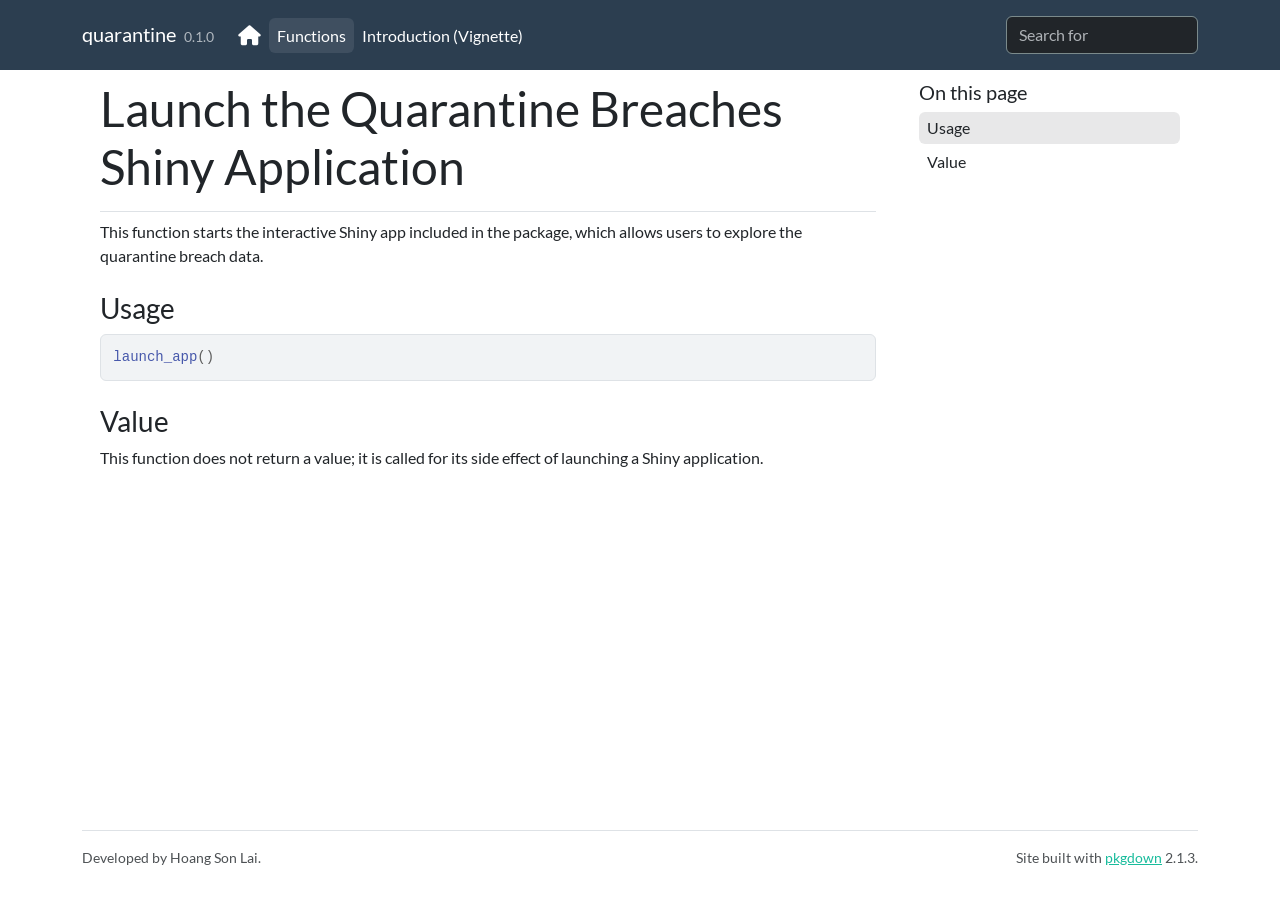
<file: docs/reference/launch_app.html>
<!DOCTYPE html>
<!-- Generated by pkgdown: do not edit by hand --><html lang="en"><head><meta http-equiv="Content-Type" content="text/html; charset=UTF-8"><meta charset="utf-8"><meta http-equiv="X-UA-Compatible" content="IE=edge"><meta name="viewport" content="width=device-width, initial-scale=1, shrink-to-fit=no"><title>Launch the Quarantine Breaches Shiny Application — launch_app • quarantine</title><script src="../deps/jquery-3.6.0/jquery-3.6.0.min.js"></script><meta name="viewport" content="width=device-width, initial-scale=1, shrink-to-fit=no"><link href="../deps/bootstrap-5.3.1/bootstrap.min.css" rel="stylesheet"><script src="../deps/bootstrap-5.3.1/bootstrap.bundle.min.js"></script><link href="../deps/font-awesome-6.5.2/css/all.min.css" rel="stylesheet"><link href="../deps/font-awesome-6.5.2/css/v4-shims.min.css" rel="stylesheet"><script src="../deps/headroom-0.11.0/headroom.min.js"></script><script src="../deps/headroom-0.11.0/jQuery.headroom.min.js"></script><script src="../deps/bootstrap-toc-1.0.1/bootstrap-toc.min.js"></script><script src="../deps/clipboard.js-2.0.11/clipboard.min.js"></script><script src="../deps/search-1.0.0/autocomplete.jquery.min.js"></script><script src="../deps/search-1.0.0/fuse.min.js"></script><script src="../deps/search-1.0.0/mark.min.js"></script><!-- pkgdown --><script src="../pkgdown.js"></script><meta property="og:title" content="Launch the Quarantine Breaches Shiny Application — launch_app"><meta name="description" content="This function starts the interactive Shiny app included in the package,
which allows users to explore the quarantine breach data."><meta property="og:description" content="This function starts the interactive Shiny app included in the package,
which allows users to explore the quarantine breach data."></head><body>
    <a href="#main" class="visually-hidden-focusable">Skip to contents</a>


    <nav class="navbar navbar-expand-lg fixed-top bg-primary" data-bs-theme="dark" aria-label="Site navigation"><div class="container">

    <a class="navbar-brand me-2" href="../index.html">quarantine</a>

    <small class="nav-text text-muted me-auto" data-bs-toggle="tooltip" data-bs-placement="bottom" title="">0.1.0</small>


    <button class="navbar-toggler" type="button" data-bs-toggle="collapse" data-bs-target="#navbar" aria-controls="navbar" aria-expanded="false" aria-label="Toggle navigation">
      <span class="navbar-toggler-icon"></span>
    </button>

    <div id="navbar" class="collapse navbar-collapse ms-3">
      <ul class="navbar-nav me-auto"><li class="nav-item"><a class="nav-link" href="../index.html"><span class="fa fa-home fa-lg"></span></a></li>
<li class="active nav-item"><a class="nav-link" href="../reference/index.html">Functions</a></li>
<li class="nav-item"><a class="nav-link" href="../articles/introduction.html">Introduction (Vignette)</a></li>
      </ul><ul class="navbar-nav"><li class="nav-item"><form class="form-inline" role="search">
 <input class="form-control" type="search" name="search-input" id="search-input" autocomplete="off" aria-label="Search site" placeholder="Search for" data-search-index="../search.json"></form></li>
      </ul></div>


  </div>
</nav><div class="container template-reference-topic">
<div class="row">
  <main id="main" class="col-md-9"><div class="page-header">

      <h1>Launch the Quarantine Breaches Shiny Application</h1>

      <div class="d-none name"><code>launch_app.Rd</code></div>
    </div>

    <div class="ref-description section level2">
    <p>This function starts the interactive Shiny app included in the package,
which allows users to explore the quarantine breach data.</p>
    </div>

    <div class="section level2">
    <h2 id="ref-usage">Usage<a class="anchor" aria-label="anchor" href="#ref-usage"></a></h2>
    <div class="sourceCode"><pre class="sourceCode r"><code><span><span class="fu">launch_app</span><span class="op">(</span><span class="op">)</span></span></code></pre></div>
    </div>

    <div class="section level2">
    <h2 id="value">Value<a class="anchor" aria-label="anchor" href="#value"></a></h2>
    <p>This function does not return a value; it is called for its
side effect of launching a Shiny application.</p>
    </div>

  </main><aside class="col-md-3"><nav id="toc" aria-label="Table of contents"><h2>On this page</h2>
    </nav></aside></div>


    <footer><div class="pkgdown-footer-left">
  <p>Developed by Hoang Son Lai.</p>
</div>

<div class="pkgdown-footer-right">
  <p>Site built with <a href="https://pkgdown.r-lib.org/" class="external-link">pkgdown</a> 2.1.3.</p>
</div>

    </footer></div>





  </body></html>
</file>
<file: docs/deps/font-awesome-6.5.2/css/v4-shims.min.css>
/*!
 * Font Awesome Free 6.5.2 by @fontawesome - https://fontawesome.com
 * License - https://fontawesome.com/license/free (Icons: CC BY 4.0, Fonts: SIL OFL 1.1, Code: MIT License)
 * Copyright 2024 Fonticons, Inc.
 */
.fa.fa-glass:before{content:"\f000"}.fa.fa-envelope-o{font-family:"Font Awesome 6 Free";font-weight:400}.fa.fa-envelope-o:before{content:"\f0e0"}.fa.fa-star-o{font-family:"Font Awesome 6 Free";font-weight:400}.fa.fa-star-o:before{content:"\f005"}.fa.fa-close:before,.fa.fa-remove:before{content:"\f00d"}.fa.fa-gear:before{content:"\f013"}.fa.fa-trash-o{font-family:"Font Awesome 6 Free";font-weight:400}.fa.fa-trash-o:before{content:"\f2ed"}.fa.fa-home:before{content:"\f015"}.fa.fa-file-o{font-family:"Font Awesome 6 Free";font-weight:400}.fa.fa-file-o:before{content:"\f15b"}.fa.fa-clock-o{font-family:"Font Awesome 6 Free";font-weight:400}.fa.fa-clock-o:before{content:"\f017"}.fa.fa-arrow-circle-o-down{font-family:"Font Awesome 6 Free";font-weight:400}.fa.fa-arrow-circle-o-down:before{content:"\f358"}.fa.fa-arrow-circle-o-up{font-family:"Font Awesome 6 Free";font-weight:400}.fa.fa-arrow-circle-o-up:before{content:"\f35b"}.fa.fa-play-circle-o{font-family:"Font Awesome 6 Free";font-weight:400}.fa.fa-play-circle-o:before{content:"\f144"}.fa.fa-repeat:before,.fa.fa-rotate-right:before{content:"\f01e"}.fa.fa-refresh:before{content:"\f021"}.fa.fa-list-alt{font-family:"Font Awesome 6 Free";font-weight:400}.fa.fa-list-alt:before{content:"\f022"}.fa.fa-dedent:before{content:"\f03b"}.fa.fa-video-camera:before{content:"\f03d"}.fa.fa-picture-o{font-family:"Font Awesome 6 Free";font-weight:400}.fa.fa-picture-o:before{content:"\f03e"}.fa.fa-photo{font-family:"Font Awesome 6 Free";font-weight:400}.fa.fa-photo:before{content:"\f03e"}.fa.fa-image{font-family:"Font Awesome 6 Free";font-weight:400}.fa.fa-image:before{content:"\f03e"}.fa.fa-map-marker:before{content:"\f3c5"}.fa.fa-pencil-square-o{font-family:"Font Awesome 6 Free";font-weight:400}.fa.fa-pencil-square-o:before{content:"\f044"}.fa.fa-edit{font-family:"Font Awesome 6 Free";font-weight:400}.fa.fa-edit:before{content:"\f044"}.fa.fa-share-square-o:before{content:"\f14d"}.fa.fa-check-square-o{font-family:"Font Awesome 6 Free";font-weight:400}.fa.fa-check-square-o:before{content:"\f14a"}.fa.fa-arrows:before{content:"\f0b2"}.fa.fa-times-circle-o{font-family:"Font Awesome 6 Free";font-weight:400}.fa.fa-times-circle-o:before{content:"\f057"}.fa.fa-check-circle-o{font-family:"Font Awesome 6 Free";font-weight:400}.fa.fa-check-circle-o:before{content:"\f058"}.fa.fa-mail-forward:before{content:"\f064"}.fa.fa-expand:before{content:"\f424"}.fa.fa-compress:before{content:"\f422"}.fa.fa-eye,.fa.fa-eye-slash{font-family:"Font Awesome 6 Free";font-weight:400}.fa.fa-warning:before{content:"\f071"}.fa.fa-calendar:before{content:"\f073"}.fa.fa-arrows-v:before{content:"\f338"}.fa.fa-arrows-h:before{content:"\f337"}.fa.fa-bar-chart-o:before,.fa.fa-bar-chart:before{content:"\e0e3"}.fa.fa-twitter-square{font-family:"Font Awesome 6 Brands";font-weight:400}.fa.fa-twitter-square:before{content:"\f081"}.fa.fa-facebook-square{font-family:"Font Awesome 6 Brands";font-weight:400}.fa.fa-facebook-square:before{content:"\f082"}.fa.fa-gears:before{content:"\f085"}.fa.fa-thumbs-o-up{font-family:"Font Awesome 6 Free";font-weight:400}.fa.fa-thumbs-o-up:before{content:"\f164"}.fa.fa-thumbs-o-down{font-family:"Font Awesome 6 Free";font-weight:400}.fa.fa-thumbs-o-down:before{content:"\f165"}.fa.fa-heart-o{font-family:"Font Awesome 6 Free";font-weight:400}.fa.fa-heart-o:before{content:"\f004"}.fa.fa-sign-out:before{content:"\f2f5"}.fa.fa-linkedin-square{font-family:"Font Awesome 6 Brands";font-weight:400}.fa.fa-linkedin-square:before{content:"\f08c"}.fa.fa-thumb-tack:before{content:"\f08d"}.fa.fa-external-link:before{content:"\f35d"}.fa.fa-sign-in:before{content:"\f2f6"}.fa.fa-github-square{font-family:"Font Awesome 6 Brands";font-weight:400}.fa.fa-github-square:before{content:"\f092"}.fa.fa-lemon-o{font-family:"Font Awesome 6 Free";font-weight:400}.fa.fa-lemon-o:before{content:"\f094"}.fa.fa-square-o{font-family:"Font Awesome 6 Free";font-weight:400}.fa.fa-square-o:before{content:"\f0c8"}.fa.fa-bookmark-o{font-family:"Font Awesome 6 Free";font-weight:400}.fa.fa-bookmark-o:before{content:"\f02e"}.fa.fa-facebook,.fa.fa-twitter{font-family:"Font Awesome 6 Brands";font-weight:400}.fa.fa-facebook:before{content:"\f39e"}.fa.fa-facebook-f{font-family:"Font Awesome 6 Brands";font-weight:400}.fa.fa-facebook-f:before{content:"\f39e"}.fa.fa-github{font-family:"Font Awesome 6 Brands";font-weight:400}.fa.fa-credit-card{font-family:"Font Awesome 6 Free";font-weight:400}.fa.fa-feed:before{content:"\f09e"}.fa.fa-hdd-o{font-family:"Font Awesome 6 Free";font-weight:400}.fa.fa-hdd-o:before{content:"\f0a0"}.fa.fa-hand-o-right{font-family:"Font Awesome 6 Free";font-weight:400}.fa.fa-hand-o-right:before{content:"\f0a4"}.fa.fa-hand-o-left{font-family:"Font Awesome 6 Free";font-weight:400}.fa.fa-hand-o-left:before{content:"\f0a5"}.fa.fa-hand-o-up{font-family:"Font Awesome 6 Free";font-weight:400}.fa.fa-hand-o-up:before{content:"\f0a6"}.fa.fa-hand-o-down{font-family:"Font Awesome 6 Free";font-weight:400}.fa.fa-hand-o-down:before{content:"\f0a7"}.fa.fa-globe:before{content:"\f57d"}.fa.fa-tasks:before{content:"\f828"}.fa.fa-arrows-alt:before{content:"\f31e"}.fa.fa-group:before{content:"\f0c0"}.fa.fa-chain:before{content:"\f0c1"}.fa.fa-cut:before{content:"\f0c4"}.fa.fa-files-o{font-family:"Font Awesome 6 Free";font-weight:400}.fa.fa-files-o:before{content:"\f0c5"}.fa.fa-floppy-o{font-family:"Font Awesome 6 Free";font-weight:400}.fa.fa-floppy-o:before{content:"\f0c7"}.fa.fa-save{font-family:"Font Awesome 6 Free";font-weight:400}.fa.fa-save:before{content:"\f0c7"}.fa.fa-navicon:before,.fa.fa-reorder:before{content:"\f0c9"}.fa.fa-magic:before{content:"\e2ca"}.fa.fa-pinterest,.fa.fa-pinterest-square{font-family:"Font Awesome 6 Brands";font-weight:400}.fa.fa-pinterest-square:before{content:"\f0d3"}.fa.fa-google-plus-square{font-family:"Font Awesome 6 Brands";font-weight:400}.fa.fa-google-plus-square:before{content:"\f0d4"}.fa.fa-google-plus{font-family:"Font Awesome 6 Brands";font-weight:400}.fa.fa-google-plus:before{content:"\f0d5"}.fa.fa-money:before{content:"\f3d1"}.fa.fa-unsorted:before{content:"\f0dc"}.fa.fa-sort-desc:before{content:"\f0dd"}.fa.fa-sort-asc:before{content:"\f0de"}.fa.fa-linkedin{font-family:"Font Awesome 6 Brands";font-weight:400}.fa.fa-linkedin:before{content:"\f0e1"}.fa.fa-rotate-left:before{content:"\f0e2"}.fa.fa-legal:before{content:"\f0e3"}.fa.fa-dashboard:before,.fa.fa-tachometer:before{content:"\f625"}.fa.fa-comment-o{font-family:"Font Awesome 6 Free";font-weight:400}.fa.fa-comment-o:before{content:"\f075"}.fa.fa-comments-o{font-family:"Font Awesome 6 Free";font-weight:400}.fa.fa-comments-o:before{content:"\f086"}.fa.fa-flash:before{content:"\f0e7"}.fa.fa-clipboard:before{content:"\f0ea"}.fa.fa-lightbulb-o{font-family:"Font Awesome 6 Free";font-weight:400}.fa.fa-lightbulb-o:before{content:"\f0eb"}.fa.fa-exchange:before{content:"\f362"}.fa.fa-cloud-download:before{content:"\f0ed"}.fa.fa-cloud-upload:before{content:"\f0ee"}.fa.fa-bell-o{font-family:"Font Awesome 6 Free";font-weight:400}.fa.fa-bell-o:before{content:"\f0f3"}.fa.fa-cutlery:before{content:"\f2e7"}.fa.fa-file-text-o{font-family:"Font Awesome 6 Free";font-weight:400}.fa.fa-file-text-o:before{content:"\f15c"}.fa.fa-building-o{font-family:"Font Awesome 6 Free";font-weight:400}.fa.fa-building-o:before{content:"\f1ad"}.fa.fa-hospital-o{font-family:"Font Awesome 6 Free";font-weight:400}.fa.fa-hospital-o:before{content:"\f0f8"}.fa.fa-tablet:before{content:"\f3fa"}.fa.fa-mobile-phone:before,.fa.fa-mobile:before{content:"\f3cd"}.fa.fa-circle-o{font-family:"Font Awesome 6 Free";font-weight:400}.fa.fa-circle-o:before{content:"\f111"}.fa.fa-mail-reply:before{content:"\f3e5"}.fa.fa-github-alt{font-family:"Font Awesome 6 Brands";font-weight:400}.fa.fa-folder-o{font-family:"Font Awesome 6 Free";font-weight:400}.fa.fa-folder-o:before{content:"\f07b"}.fa.fa-folder-open-o{font-family:"Font Awesome 6 Free";font-weight:400}.fa.fa-folder-open-o:before{content:"\f07c"}.fa.fa-smile-o{font-family:"Font Awesome 6 Free";font-weight:400}.fa.fa-smile-o:before{content:"\f118"}.fa.fa-frown-o{font-family:"Font Awesome 6 Free";font-weight:400}.fa.fa-frown-o:before{content:"\f119"}.fa.fa-meh-o{font-family:"Font Awesome 6 Free";font-weight:400}.fa.fa-meh-o:before{content:"\f11a"}.fa.fa-keyboard-o{font-family:"Font Awesome 6 Free";font-weight:400}.fa.fa-keyboard-o:before{content:"\f11c"}.fa.fa-flag-o{font-family:"Font Awesome 6 Free";font-weight:400}.fa.fa-flag-o:before{content:"\f024"}.fa.fa-mail-reply-all:before{content:"\f122"}.fa.fa-star-half-o{font-family:"Font Awesome 6 Free";font-weight:400}.fa.fa-star-half-o:before{content:"\f5c0"}.fa.fa-star-half-empty{font-family:"Font Awesome 6 Free";font-weight:400}.fa.fa-star-half-empty:before{content:"\f5c0"}.fa.fa-star-half-full{font-family:"Font Awesome 6 Free";font-weight:400}.fa.fa-star-half-full:before{content:"\f5c0"}.fa.fa-code-fork:before{content:"\f126"}.fa.fa-chain-broken:before,.fa.fa-unlink:before{content:"\f127"}.fa.fa-calendar-o{font-family:"Font Awesome 6 Free";font-weight:400}.fa.fa-calendar-o:before{content:"\f133"}.fa.fa-css3,.fa.fa-html5,.fa.fa-maxcdn{font-family:"Font Awesome 6 Brands";font-weight:400}.fa.fa-unlock-alt:before{content:"\f09c"}.fa.fa-minus-square-o{font-family:"Font Awesome 6 Free";font-weight:400}.fa.fa-minus-square-o:before{content:"\f146"}.fa.fa-level-up:before{content:"\f3bf"}.fa.fa-level-down:before{content:"\f3be"}.fa.fa-pencil-square:before{content:"\f14b"}.fa.fa-external-link-square:before{content:"\f360"}.fa.fa-compass{font-family:"Font Awesome 6 Free";font-weight:400}.fa.fa-caret-square-o-down{font-family:"Font Awesome 6 Free";font-weight:400}.fa.fa-caret-square-o-down:before{content:"\f150"}.fa.fa-toggle-down{font-family:"Font Awesome 6 Free";font-weight:400}.fa.fa-toggle-down:before{content:"\f150"}.fa.fa-caret-square-o-up{font-family:"Font Awesome 6 Free";font-weight:400}.fa.fa-caret-square-o-up:before{content:"\f151"}.fa.fa-toggle-up{font-family:"Font Awesome 6 Free";font-weight:400}.fa.fa-toggle-up:before{content:"\f151"}.fa.fa-caret-square-o-right{font-family:"Font Awesome 6 Free";font-weight:400}.fa.fa-caret-square-o-right:before{content:"\f152"}.fa.fa-toggle-right{font-family:"Font Awesome 6 Free";font-weight:400}.fa.fa-toggle-right:before{content:"\f152"}.fa.fa-eur:before,.fa.fa-euro:before{content:"\f153"}.fa.fa-gbp:before{content:"\f154"}.fa.fa-dollar:before,.fa.fa-usd:before{content:"\24"}.fa.fa-inr:before,.fa.fa-rupee:before{content:"\e1bc"}.fa.fa-cny:before,.fa.fa-jpy:before,.fa.fa-rmb:before,.fa.fa-yen:before{content:"\f157"}.fa.fa-rouble:before,.fa.fa-rub:before,.fa.fa-ruble:before{content:"\f158"}.fa.fa-krw:before,.fa.fa-won:before{content:"\f159"}.fa.fa-bitcoin,.fa.fa-btc{font-family:"Font Awesome 6 Brands";font-weight:400}.fa.fa-bitcoin:before{content:"\f15a"}.fa.fa-file-text:before{content:"\f15c"}.fa.fa-sort-alpha-asc:before{content:"\f15d"}.fa.fa-sort-alpha-desc:before{content:"\f881"}.fa.fa-sort-amount-asc:before{content:"\f884"}.fa.fa-sort-amount-desc:before{content:"\f160"}.fa.fa-sort-numeric-asc:before{content:"\f162"}.fa.fa-sort-numeric-desc:before{content:"\f886"}.fa.fa-youtube-square{font-family:"Font Awesome 6 Brands";font-weight:400}.fa.fa-youtube-square:before{content:"\f431"}.fa.fa-xing,.fa.fa-xing-square,.fa.fa-youtube{font-family:"Font Awesome 6 Brands";font-weight:400}.fa.fa-xing-square:before{content:"\f169"}.fa.fa-youtube-play{font-family:"Font Awesome 6 Brands";font-weight:400}.fa.fa-youtube-play:before{content:"\f167"}.fa.fa-adn,.fa.fa-bitbucket,.fa.fa-bitbucket-square,.fa.fa-dropbox,.fa.fa-flickr,.fa.fa-instagram,.fa.fa-stack-overflow{font-family:"Font Awesome 6 Brands";font-weight:400}.fa.fa-bitbucket-square:before{content:"\f171"}.fa.fa-tumblr,.fa.fa-tumblr-square{font-family:"Font Awesome 6 Brands";font-weight:400}.fa.fa-tumblr-square:before{content:"\f174"}.fa.fa-long-arrow-down:before{content:"\f309"}.fa.fa-long-arrow-up:before{content:"\f30c"}.fa.fa-long-arrow-left:before{content:"\f30a"}.fa.fa-long-arrow-right:before{content:"\f30b"}.fa.fa-android,.fa.fa-apple,.fa.fa-dribbble,.fa.fa-foursquare,.fa.fa-gittip,.fa.fa-gratipay,.fa.fa-linux,.fa.fa-skype,.fa.fa-trello,.fa.fa-windows{font-family:"Font Awesome 6 Brands";font-weight:400}.fa.fa-gittip:before{content:"\f184"}.fa.fa-sun-o{font-family:"Font Awesome 6 Free";font-weight:400}.fa.fa-sun-o:before{content:"\f185"}.fa.fa-moon-o{font-family:"Font Awesome 6 Free";font-weight:400}.fa.fa-moon-o:before{content:"\f186"}.fa.fa-pagelines,.fa.fa-renren,.fa.fa-stack-exchange,.fa.fa-vk,.fa.fa-weibo{font-family:"Font Awesome 6 Brands";font-weight:400}.fa.fa-arrow-circle-o-right{font-family:"Font Awesome 6 Free";font-weight:400}.fa.fa-arrow-circle-o-right:before{content:"\f35a"}.fa.fa-arrow-circle-o-left{font-family:"Font Awesome 6 Free";font-weight:400}.fa.fa-arrow-circle-o-left:before{content:"\f359"}.fa.fa-caret-square-o-left{font-family:"Font Awesome 6 Free";font-weight:400}.fa.fa-caret-square-o-left:before{content:"\f191"}.fa.fa-toggle-left{font-family:"Font Awesome 6 Free";font-weight:400}.fa.fa-toggle-left:before{content:"\f191"}.fa.fa-dot-circle-o{font-family:"Font Awesome 6 Free";font-weight:400}.fa.fa-dot-circle-o:before{content:"\f192"}.fa.fa-vimeo-square{font-family:"Font Awesome 6 Brands";font-weight:400}.fa.fa-vimeo-square:before{content:"\f194"}.fa.fa-try:before,.fa.fa-turkish-lira:before{content:"\e2bb"}.fa.fa-plus-square-o{font-family:"Font Awesome 6 Free";font-weight:400}.fa.fa-plus-square-o:before{content:"\f0fe"}.fa.fa-openid,.fa.fa-slack,.fa.fa-wordpress{font-family:"Font Awesome 6 Brands";font-weight:400}.fa.fa-bank:before,.fa.fa-institution:before{content:"\f19c"}.fa.fa-mortar-board:before{content:"\f19d"}.fa.fa-google,.fa.fa-reddit,.fa.fa-reddit-square,.fa.fa-yahoo{font-family:"Font Awesome 6 Brands";font-weight:400}.fa.fa-reddit-square:before{content:"\f1a2"}.fa.fa-behance,.fa.fa-behance-square,.fa.fa-delicious,.fa.fa-digg,.fa.fa-drupal,.fa.fa-joomla,.fa.fa-pied-piper-alt,.fa.fa-pied-piper-pp,.fa.fa-stumbleupon,.fa.fa-stumbleupon-circle{font-family:"Font Awesome 6 Brands";font-weight:400}.fa.fa-behance-square:before{content:"\f1b5"}.fa.fa-steam,.fa.fa-steam-square{font-family:"Font Awesome 6 Brands";font-weight:400}.fa.fa-steam-square:before{content:"\f1b7"}.fa.fa-automobile:before{content:"\f1b9"}.fa.fa-cab:before{content:"\f1ba"}.fa.fa-deviantart,.fa.fa-soundcloud,.fa.fa-spotify{font-family:"Font Awesome 6 Brands";font-weight:400}.fa.fa-file-pdf-o{font-family:"Font Awesome 6 Free";font-weight:400}.fa.fa-file-pdf-o:before{content:"\f1c1"}.fa.fa-file-word-o{font-family:"Font Awesome 6 Free";font-weight:400}.fa.fa-file-word-o:before{content:"\f1c2"}.fa.fa-file-excel-o{font-family:"Font Awesome 6 Free";font-weight:400}.fa.fa-file-excel-o:before{content:"\f1c3"}.fa.fa-file-powerpoint-o{font-family:"Font Awesome 6 Free";font-weight:400}.fa.fa-file-powerpoint-o:before{content:"\f1c4"}.fa.fa-file-image-o{font-family:"Font Awesome 6 Free";font-weight:400}.fa.fa-file-image-o:before{content:"\f1c5"}.fa.fa-file-photo-o{font-family:"Font Awesome 6 Free";font-weight:400}.fa.fa-file-photo-o:before{content:"\f1c5"}.fa.fa-file-picture-o{font-family:"Font Awesome 6 Free";font-weight:400}.fa.fa-file-picture-o:before{content:"\f1c5"}.fa.fa-file-archive-o{font-family:"Font Awesome 6 Free";font-weight:400}.fa.fa-file-archive-o:before{content:"\f1c6"}.fa.fa-file-zip-o{font-family:"Font Awesome 6 Free";font-weight:400}.fa.fa-file-zip-o:before{content:"\f1c6"}.fa.fa-file-audio-o{font-family:"Font Awesome 6 Free";font-weight:400}.fa.fa-file-audio-o:before{content:"\f1c7"}.fa.fa-file-sound-o{font-family:"Font Awesome 6 Free";font-weight:400}.fa.fa-file-sound-o:before{content:"\f1c7"}.fa.fa-file-video-o{font-family:"Font Awesome 6 Free";font-weight:400}.fa.fa-file-video-o:before{content:"\f1c8"}.fa.fa-file-movie-o{font-family:"Font Awesome 6 Free";font-weight:400}.fa.fa-file-movie-o:before{content:"\f1c8"}.fa.fa-file-code-o{font-family:"Font Awesome 6 Free";font-weight:400}.fa.fa-file-code-o:before{content:"\f1c9"}.fa.fa-codepen,.fa.fa-jsfiddle,.fa.fa-vine{font-family:"Font Awesome 6 Brands";font-weight:400}.fa.fa-life-bouy:before,.fa.fa-life-buoy:before,.fa.fa-life-saver:before,.fa.fa-support:before{content:"\f1cd"}.fa.fa-circle-o-notch:before{content:"\f1ce"}.fa.fa-ra,.fa.fa-rebel{font-family:"Font Awesome 6 Brands";font-weight:400}.fa.fa-ra:before{content:"\f1d0"}.fa.fa-resistance{font-family:"Font Awesome 6 Brands";font-weight:400}.fa.fa-resistance:before{content:"\f1d0"}.fa.fa-empire,.fa.fa-ge{font-family:"Font Awesome 6 Brands";font-weight:400}.fa.fa-ge:before{content:"\f1d1"}.fa.fa-git-square{font-family:"Font Awesome 6 Brands";font-weight:400}.fa.fa-git-square:before{content:"\f1d2"}.fa.fa-git,.fa.fa-hacker-news,.fa.fa-y-combinator-square{font-family:"Font Awesome 6 Brands";font-weight:400}.fa.fa-y-combinator-square:before{content:"\f1d4"}.fa.fa-yc-square{font-family:"Font Awesome 6 Brands";font-weight:400}.fa.fa-yc-square:before{content:"\f1d4"}.fa.fa-qq,.fa.fa-tencent-weibo,.fa.fa-wechat,.fa.fa-weixin{font-family:"Font Awesome 6 Brands";font-weight:400}.fa.fa-wechat:before{content:"\f1d7"}.fa.fa-send:before{content:"\f1d8"}.fa.fa-paper-plane-o{font-family:"Font Awesome 6 Free";font-weight:400}.fa.fa-paper-plane-o:before{content:"\f1d8"}.fa.fa-send-o{font-family:"Font Awesome 6 Free";font-weight:400}.fa.fa-send-o:before{content:"\f1d8"}.fa.fa-circle-thin{font-family:"Font Awesome 6 Free";font-weight:400}.fa.fa-circle-thin:before{content:"\f111"}.fa.fa-header:before{content:"\f1dc"}.fa.fa-futbol-o{font-family:"Font Awesome 6 Free";font-weight:400}.fa.fa-futbol-o:before{content:"\f1e3"}.fa.fa-soccer-ball-o{font-family:"Font Awesome 6 Free";font-weight:400}.fa.fa-soccer-ball-o:before{content:"\f1e3"}.fa.fa-slideshare,.fa.fa-twitch,.fa.fa-yelp{font-family:"Font Awesome 6 Brands";font-weight:400}.fa.fa-newspaper-o{font-family:"Font Awesome 6 Free";font-weight:400}.fa.fa-newspaper-o:before{content:"\f1ea"}.fa.fa-cc-amex,.fa.fa-cc-discover,.fa.fa-cc-mastercard,.fa.fa-cc-paypal,.fa.fa-cc-stripe,.fa.fa-cc-visa,.fa.fa-google-wallet,.fa.fa-paypal{font-family:"Font Awesome 6 Brands";font-weight:400}.fa.fa-bell-slash-o{font-family:"Font Awesome 6 Free";font-weight:400}.fa.fa-bell-slash-o:before{content:"\f1f6"}.fa.fa-trash:before{content:"\f2ed"}.fa.fa-copyright{font-family:"Font Awesome 6 Free";font-weight:400}.fa.fa-eyedropper:before{content:"\f1fb"}.fa.fa-area-chart:before{content:"\f1fe"}.fa.fa-pie-chart:before{content:"\f200"}.fa.fa-line-chart:before{content:"\f201"}.fa.fa-lastfm,.fa.fa-lastfm-square{font-family:"Font Awesome 6 Brands";font-weight:400}.fa.fa-lastfm-square:before{content:"\f203"}.fa.fa-angellist,.fa.fa-ioxhost{font-family:"Font Awesome 6 Brands";font-weight:400}.fa.fa-cc{font-family:"Font Awesome 6 Free";font-weight:400}.fa.fa-cc:before{content:"\f20a"}.fa.fa-ils:before,.fa.fa-shekel:before,.fa.fa-sheqel:before{content:"\f20b"}.fa.fa-buysellads,.fa.fa-connectdevelop,.fa.fa-dashcube,.fa.fa-forumbee,.fa.fa-leanpub,.fa.fa-sellsy,.fa.fa-shirtsinbulk,.fa.fa-simplybuilt,.fa.fa-skyatlas{font-family:"Font Awesome 6 Brands";font-weight:400}.fa.fa-diamond{font-family:"Font Awesome 6 Free";font-weight:400}.fa.fa-diamond:before{content:"\f3a5"}.fa.fa-intersex:before,.fa.fa-transgender:before{content:"\f224"}.fa.fa-transgender-alt:before{content:"\f225"}.fa.fa-facebook-official{font-family:"Font Awesome 6 Brands";font-weight:400}.fa.fa-facebook-official:before{content:"\f09a"}.fa.fa-pinterest-p,.fa.fa-whatsapp{font-family:"Font Awesome 6 Brands";font-weight:400}.fa.fa-hotel:before{content:"\f236"}.fa.fa-medium,.fa.fa-viacoin,.fa.fa-y-combinator,.fa.fa-yc{font-family:"Font Awesome 6 Brands";font-weight:400}.fa.fa-yc:before{content:"\f23b"}.fa.fa-expeditedssl,.fa.fa-opencart,.fa.fa-optin-monster{font-family:"Font Awesome 6 Brands";font-weight:400}.fa.fa-battery-4:before,.fa.fa-battery:before{content:"\f240"}.fa.fa-battery-3:before{content:"\f241"}.fa.fa-battery-2:before{content:"\f242"}.fa.fa-battery-1:before{content:"\f243"}.fa.fa-battery-0:before{content:"\f244"}.fa.fa-object-group,.fa.fa-object-ungroup,.fa.fa-sticky-note-o{font-family:"Font Awesome 6 Free";font-weight:400}.fa.fa-sticky-note-o:before{content:"\f249"}.fa.fa-cc-diners-club,.fa.fa-cc-jcb{font-family:"Font Awesome 6 Brands";font-weight:400}.fa.fa-clone{font-family:"Font Awesome 6 Free";font-weight:400}.fa.fa-hourglass-o:before{content:"\f254"}.fa.fa-hourglass-1:before{content:"\f251"}.fa.fa-hourglass-2:before{content:"\f252"}.fa.fa-hourglass-3:before{content:"\f253"}.fa.fa-hand-rock-o{font-family:"Font Awesome 6 Free";font-weight:400}.fa.fa-hand-rock-o:before{content:"\f255"}.fa.fa-hand-grab-o{font-family:"Font Awesome 6 Free";font-weight:400}.fa.fa-hand-grab-o:before{content:"\f255"}.fa.fa-hand-paper-o{font-family:"Font Awesome 6 Free";font-weight:400}.fa.fa-hand-paper-o:before{content:"\f256"}.fa.fa-hand-stop-o{font-family:"Font Awesome 6 Free";font-weight:400}.fa.fa-hand-stop-o:before{content:"\f256"}.fa.fa-hand-scissors-o{font-family:"Font Awesome 6 Free";font-weight:400}.fa.fa-hand-scissors-o:before{content:"\f257"}.fa.fa-hand-lizard-o{font-family:"Font Awesome 6 Free";font-weight:400}.fa.fa-hand-lizard-o:before{content:"\f258"}.fa.fa-hand-spock-o{font-family:"Font Awesome 6 Free";font-weight:400}.fa.fa-hand-spock-o:before{content:"\f259"}.fa.fa-hand-pointer-o{font-family:"Font Awesome 6 Free";font-weight:400}.fa.fa-hand-pointer-o:before{content:"\f25a"}.fa.fa-hand-peace-o{font-family:"Font Awesome 6 Free";font-weight:400}.fa.fa-hand-peace-o:before{content:"\f25b"}.fa.fa-registered{font-family:"Font Awesome 6 Free";font-weight:400}.fa.fa-creative-commons,.fa.fa-gg,.fa.fa-gg-circle,.fa.fa-odnoklassniki,.fa.fa-odnoklassniki-square{font-family:"Font Awesome 6 Brands";font-weight:400}.fa.fa-odnoklassniki-square:before{content:"\f264"}.fa.fa-chrome,.fa.fa-firefox,.fa.fa-get-pocket,.fa.fa-internet-explorer,.fa.fa-opera,.fa.fa-safari,.fa.fa-wikipedia-w{font-family:"Font Awesome 6 Brands";font-weight:400}.fa.fa-television:before{content:"\f26c"}.fa.fa-500px,.fa.fa-amazon,.fa.fa-contao{font-family:"Font Awesome 6 Brands";font-weight:400}.fa.fa-calendar-plus-o{font-family:"Font Awesome 6 Free";font-weight:400}.fa.fa-calendar-plus-o:before{content:"\f271"}.fa.fa-calendar-minus-o{font-family:"Font Awesome 6 Free";font-weight:400}.fa.fa-calendar-minus-o:before{content:"\f272"}.fa.fa-calendar-times-o{font-family:"Font Awesome 6 Free";font-weight:400}.fa.fa-calendar-times-o:before{content:"\f273"}.fa.fa-calendar-check-o{font-family:"Font Awesome 6 Free";font-weight:400}.fa.fa-calendar-check-o:before{content:"\f274"}.fa.fa-map-o{font-family:"Font Awesome 6 Free";font-weight:400}.fa.fa-map-o:before{content:"\f279"}.fa.fa-commenting:before{content:"\f4ad"}.fa.fa-commenting-o{font-family:"Font Awesome 6 Free";font-weight:400}.fa.fa-commenting-o:before{content:"\f4ad"}.fa.fa-houzz,.fa.fa-vimeo{font-family:"Font Awesome 6 Brands";font-weight:400}.fa.fa-vimeo:before{content:"\f27d"}.fa.fa-black-tie,.fa.fa-edge,.fa.fa-fonticons,.fa.fa-reddit-alien{font-family:"Font Awesome 6 Brands";font-weight:400}.fa.fa-credit-card-alt:before{content:"\f09d"}.fa.fa-codiepie,.fa.fa-fort-awesome,.fa.fa-mixcloud,.fa.fa-modx,.fa.fa-product-hunt,.fa.fa-scribd,.fa.fa-usb{font-family:"Font Awesome 6 Brands";font-weight:400}.fa.fa-pause-circle-o{font-family:"Font Awesome 6 Free";font-weight:400}.fa.fa-pause-circle-o:before{content:"\f28b"}.fa.fa-stop-circle-o{font-family:"Font Awesome 6 Free";font-weight:400}.fa.fa-stop-circle-o:before{content:"\f28d"}.fa.fa-bluetooth,.fa.fa-bluetooth-b,.fa.fa-envira,.fa.fa-gitlab,.fa.fa-wheelchair-alt,.fa.fa-wpbeginner,.fa.fa-wpforms{font-family:"Font Awesome 6 Brands";font-weight:400}.fa.fa-wheelchair-alt:before{content:"\f368"}.fa.fa-question-circle-o{font-family:"Font Awesome 6 Free";font-weight:400}.fa.fa-question-circle-o:before{content:"\f059"}.fa.fa-volume-control-phone:before{content:"\f2a0"}.fa.fa-asl-interpreting:before{content:"\f2a3"}.fa.fa-deafness:before,.fa.fa-hard-of-hearing:before{content:"\f2a4"}.fa.fa-glide,.fa.fa-glide-g{font-family:"Font Awesome 6 Brands";font-weight:400}.fa.fa-signing:before{content:"\f2a7"}.fa.fa-viadeo,.fa.fa-viadeo-square{font-family:"Font Awesome 6 Brands";font-weight:400}.fa.fa-viadeo-square:before{content:"\f2aa"}.fa.fa-snapchat,.fa.fa-snapchat-ghost{font-family:"Font Awesome 6 Brands";font-weight:400}.fa.fa-snapchat-ghost:before{content:"\f2ab"}.fa.fa-snapchat-square{font-family:"Font Awesome 6 Brands";font-weight:400}.fa.fa-snapchat-square:before{content:"\f2ad"}.fa.fa-first-order,.fa.fa-google-plus-official,.fa.fa-pied-piper,.fa.fa-themeisle,.fa.fa-yoast{font-family:"Font Awesome 6 Brands";font-weight:400}.fa.fa-google-plus-official:before{content:"\f2b3"}.fa.fa-google-plus-circle{font-family:"Font Awesome 6 Brands";font-weight:400}.fa.fa-google-plus-circle:before{content:"\f2b3"}.fa.fa-fa,.fa.fa-font-awesome{font-family:"Font Awesome 6 Brands";font-weight:400}.fa.fa-fa:before{content:"\f2b4"}.fa.fa-handshake-o{font-family:"Font Awesome 6 Free";font-weight:400}.fa.fa-handshake-o:before{content:"\f2b5"}.fa.fa-envelope-open-o{font-family:"Font Awesome 6 Free";font-weight:400}.fa.fa-envelope-open-o:before{content:"\f2b6"}.fa.fa-linode{font-family:"Font Awesome 6 Brands";font-weight:400}.fa.fa-address-book-o{font-family:"Font Awesome 6 Free";font-weight:400}.fa.fa-address-book-o:before{content:"\f2b9"}.fa.fa-vcard:before{content:"\f2bb"}.fa.fa-address-card-o{font-family:"Font Awesome 6 Free";font-weight:400}.fa.fa-address-card-o:before{content:"\f2bb"}.fa.fa-vcard-o{font-family:"Font Awesome 6 Free";font-weight:400}.fa.fa-vcard-o:before{content:"\f2bb"}.fa.fa-user-circle-o{font-family:"Font Awesome 6 Free";font-weight:400}.fa.fa-user-circle-o:before{content:"\f2bd"}.fa.fa-user-o{font-family:"Font Awesome 6 Free";font-weight:400}.fa.fa-user-o:before{content:"\f007"}.fa.fa-id-badge{font-family:"Font Awesome 6 Free";font-weight:400}.fa.fa-drivers-license:before{content:"\f2c2"}.fa.fa-id-card-o{font-family:"Font Awesome 6 Free";font-weight:400}.fa.fa-id-card-o:before{content:"\f2c2"}.fa.fa-drivers-license-o{font-family:"Font Awesome 6 Free";font-weight:400}.fa.fa-drivers-license-o:before{content:"\f2c2"}.fa.fa-free-code-camp,.fa.fa-quora,.fa.fa-telegram{font-family:"Font Awesome 6 Brands";font-weight:400}.fa.fa-thermometer-4:before,.fa.fa-thermometer:before{content:"\f2c7"}.fa.fa-thermometer-3:before{content:"\f2c8"}.fa.fa-thermometer-2:before{content:"\f2c9"}.fa.fa-thermometer-1:before{content:"\f2ca"}.fa.fa-thermometer-0:before{content:"\f2cb"}.fa.fa-bathtub:before,.fa.fa-s15:before{content:"\f2cd"}.fa.fa-window-maximize,.fa.fa-window-restore{font-family:"Font Awesome 6 Free";font-weight:400}.fa.fa-times-rectangle:before{content:"\f410"}.fa.fa-window-close-o{font-family:"Font Awesome 6 Free";font-weight:400}.fa.fa-window-close-o:before{content:"\f410"}.fa.fa-times-rectangle-o{font-family:"Font Awesome 6 Free";font-weight:400}.fa.fa-times-rectangle-o:before{content:"\f410"}.fa.fa-bandcamp,.fa.fa-eercast,.fa.fa-etsy,.fa.fa-grav,.fa.fa-imdb,.fa.fa-ravelry{font-family:"Font Awesome 6 Brands";font-weight:400}.fa.fa-eercast:before{content:"\f2da"}.fa.fa-snowflake-o{font-family:"Font Awesome 6 Free";font-weight:400}.fa.fa-snowflake-o:before{content:"\f2dc"}.fa.fa-meetup,.fa.fa-superpowers,.fa.fa-wpexplorer{font-family:"Font Awesome 6 Brands";font-weight:400}
</file>
